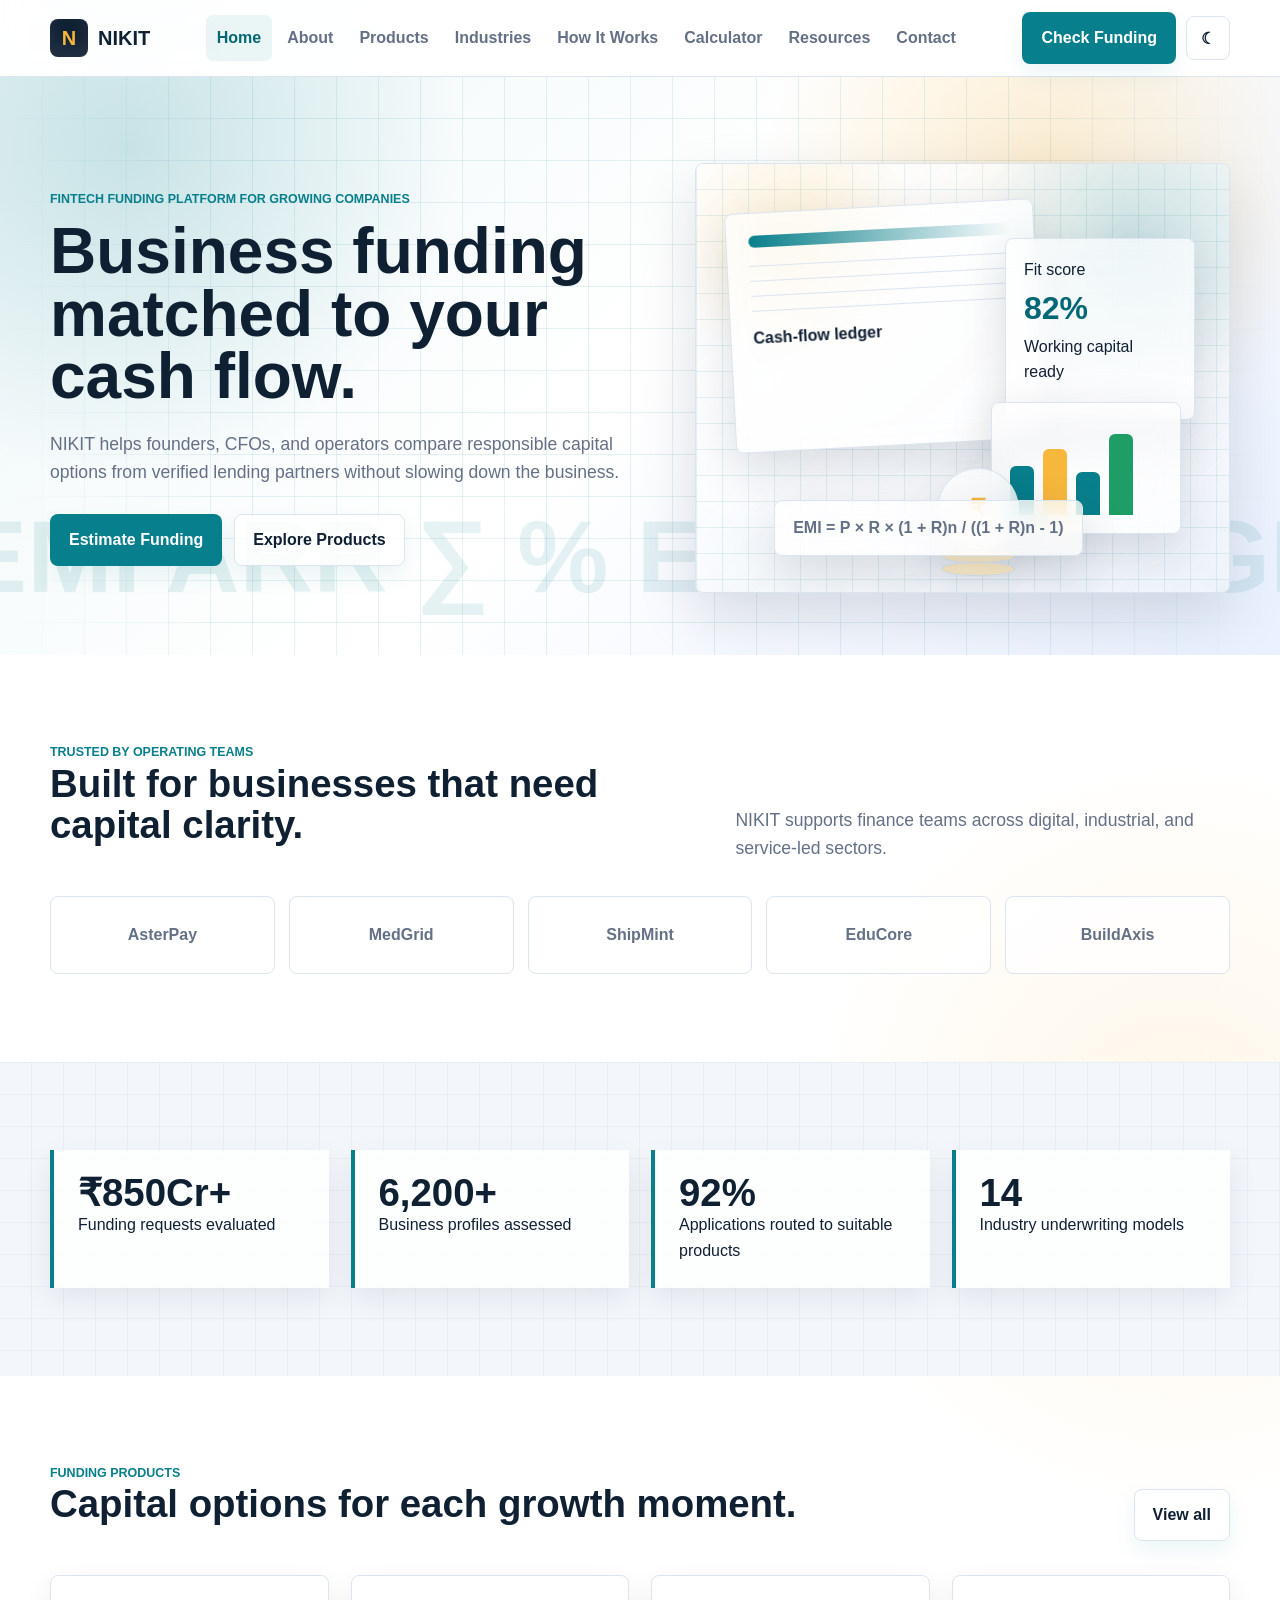
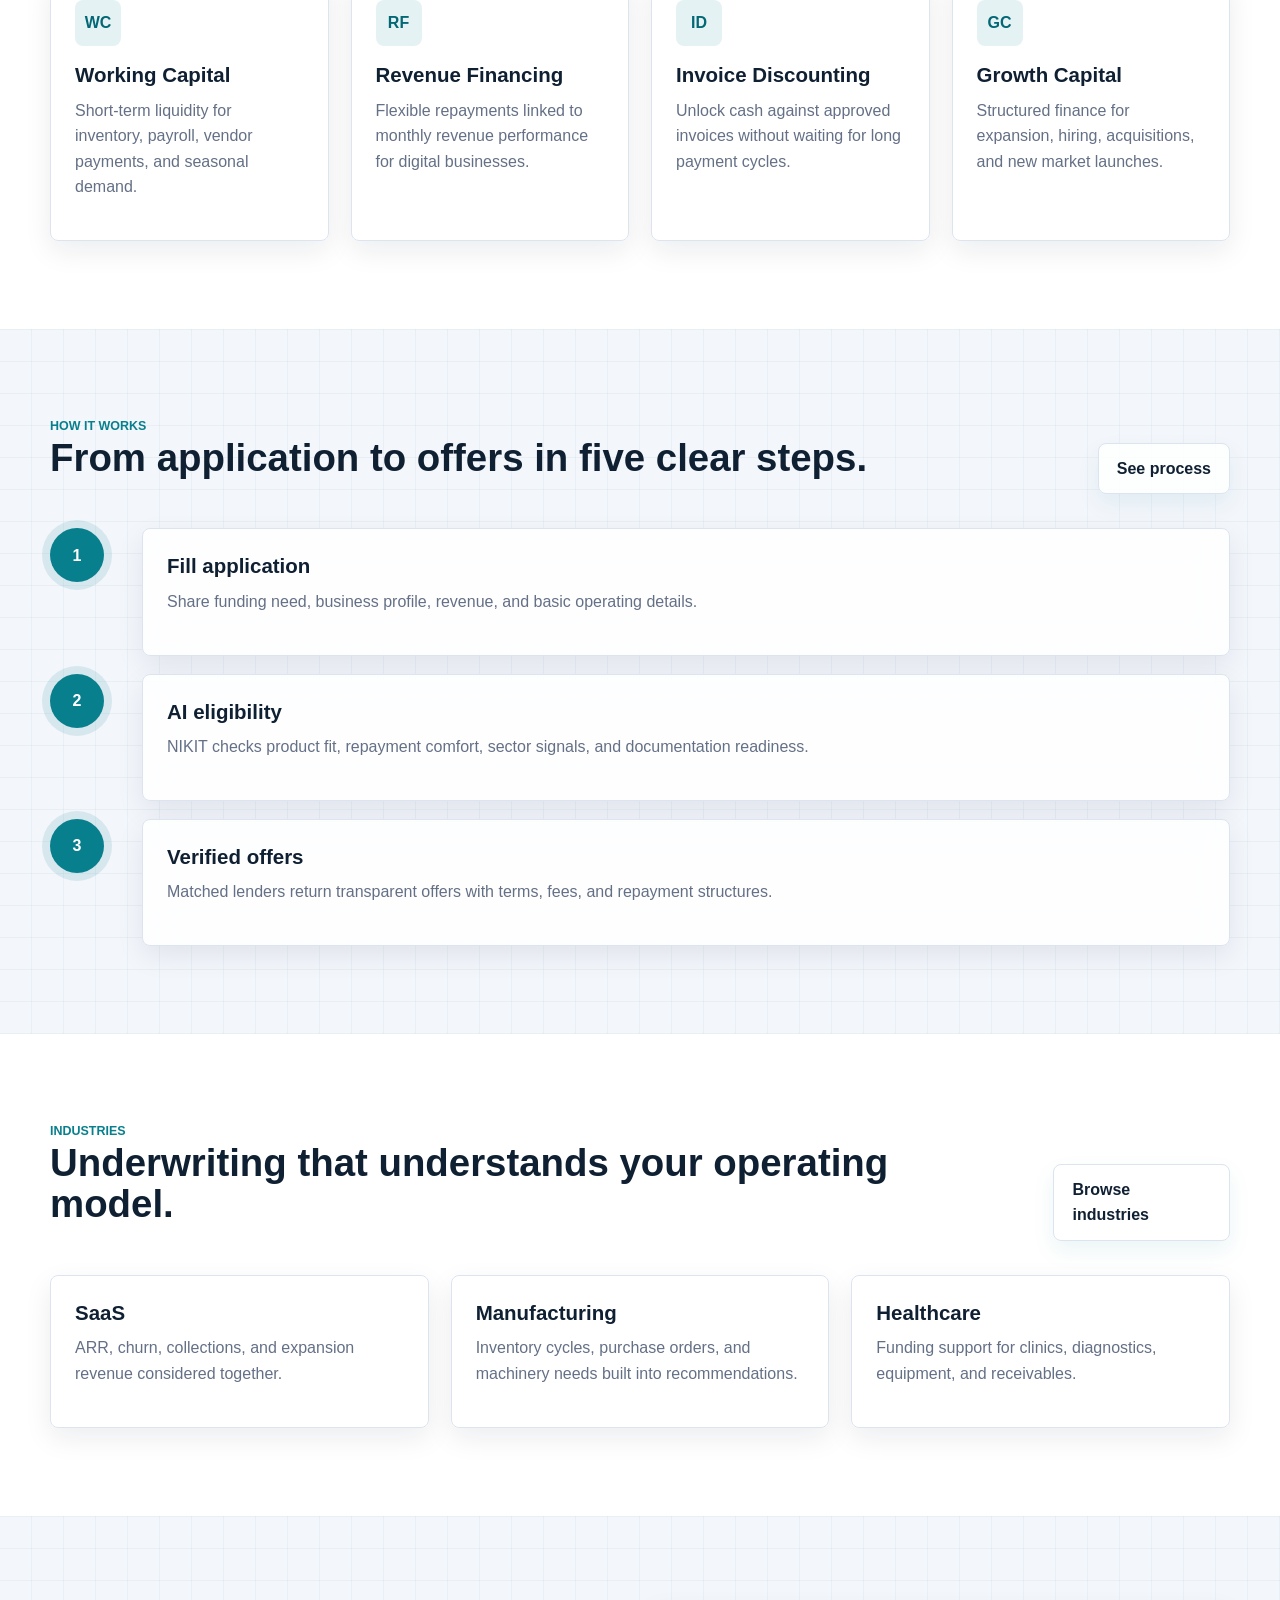
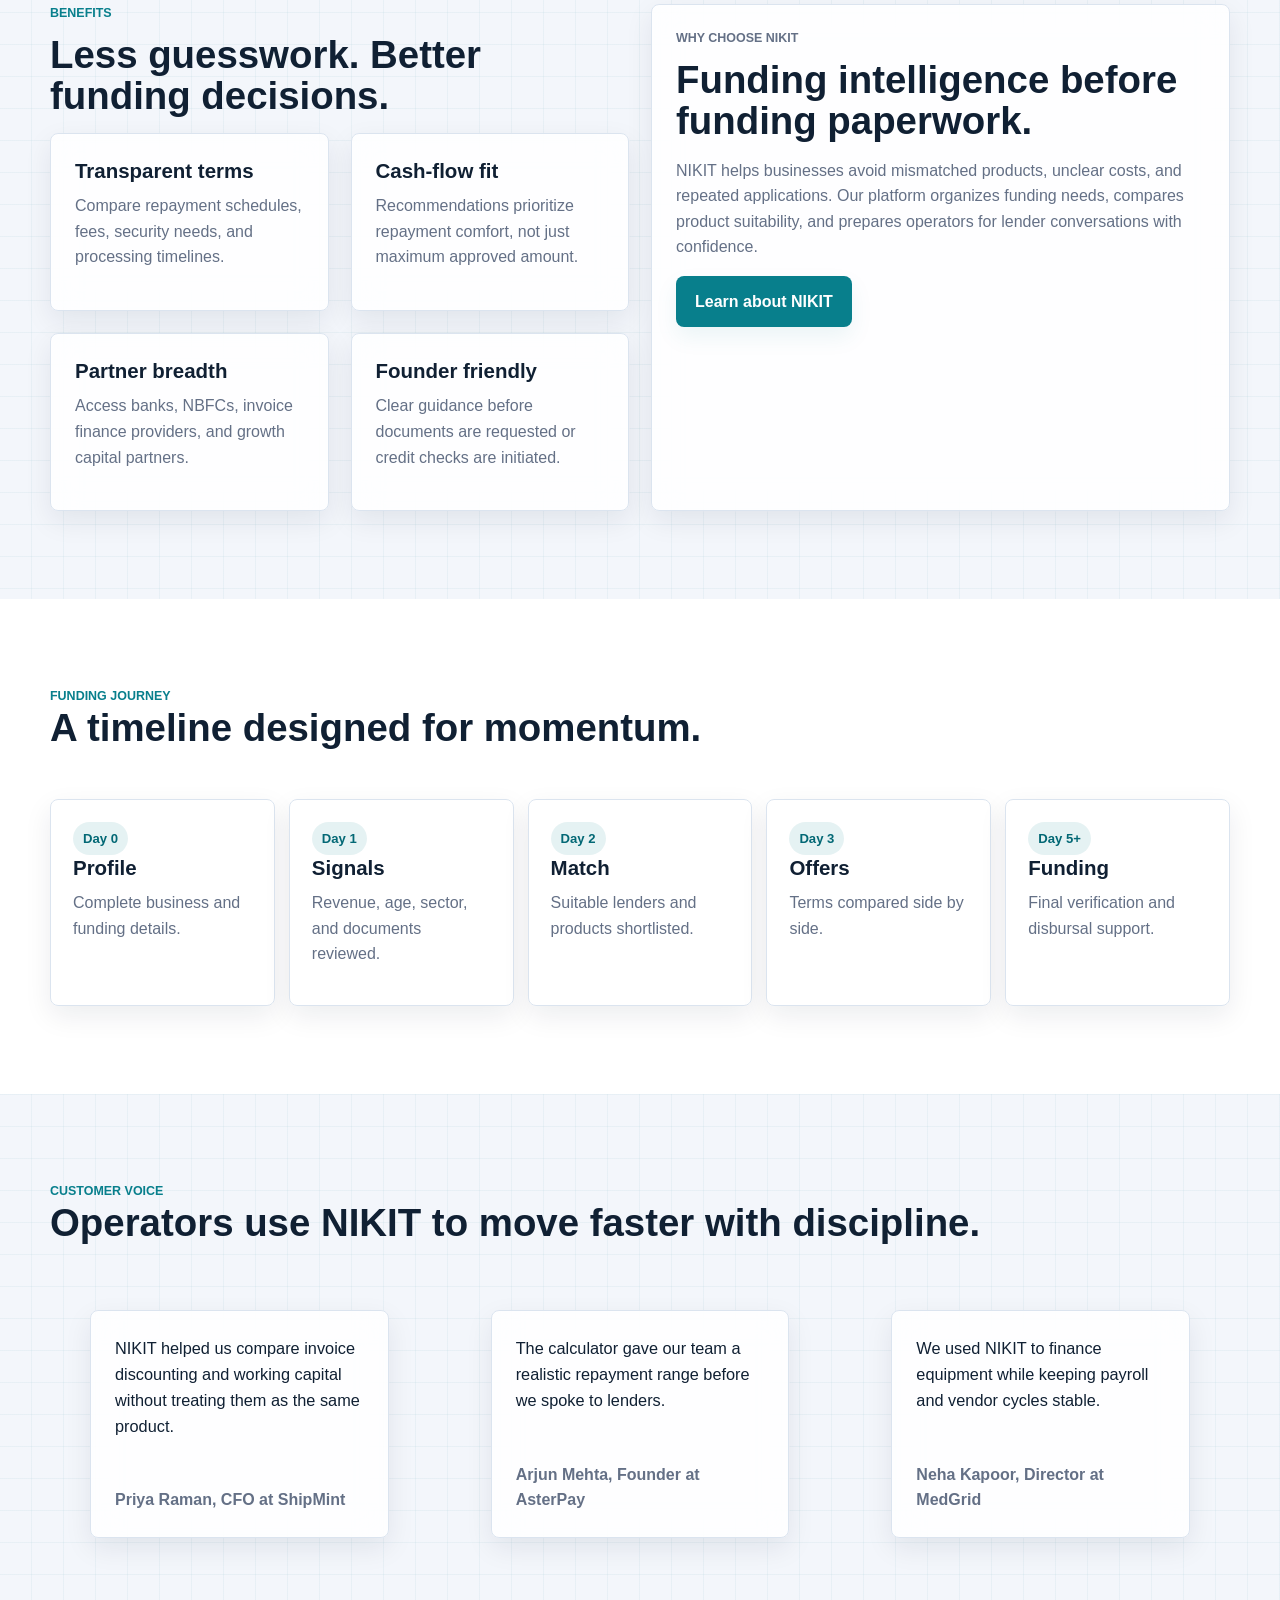
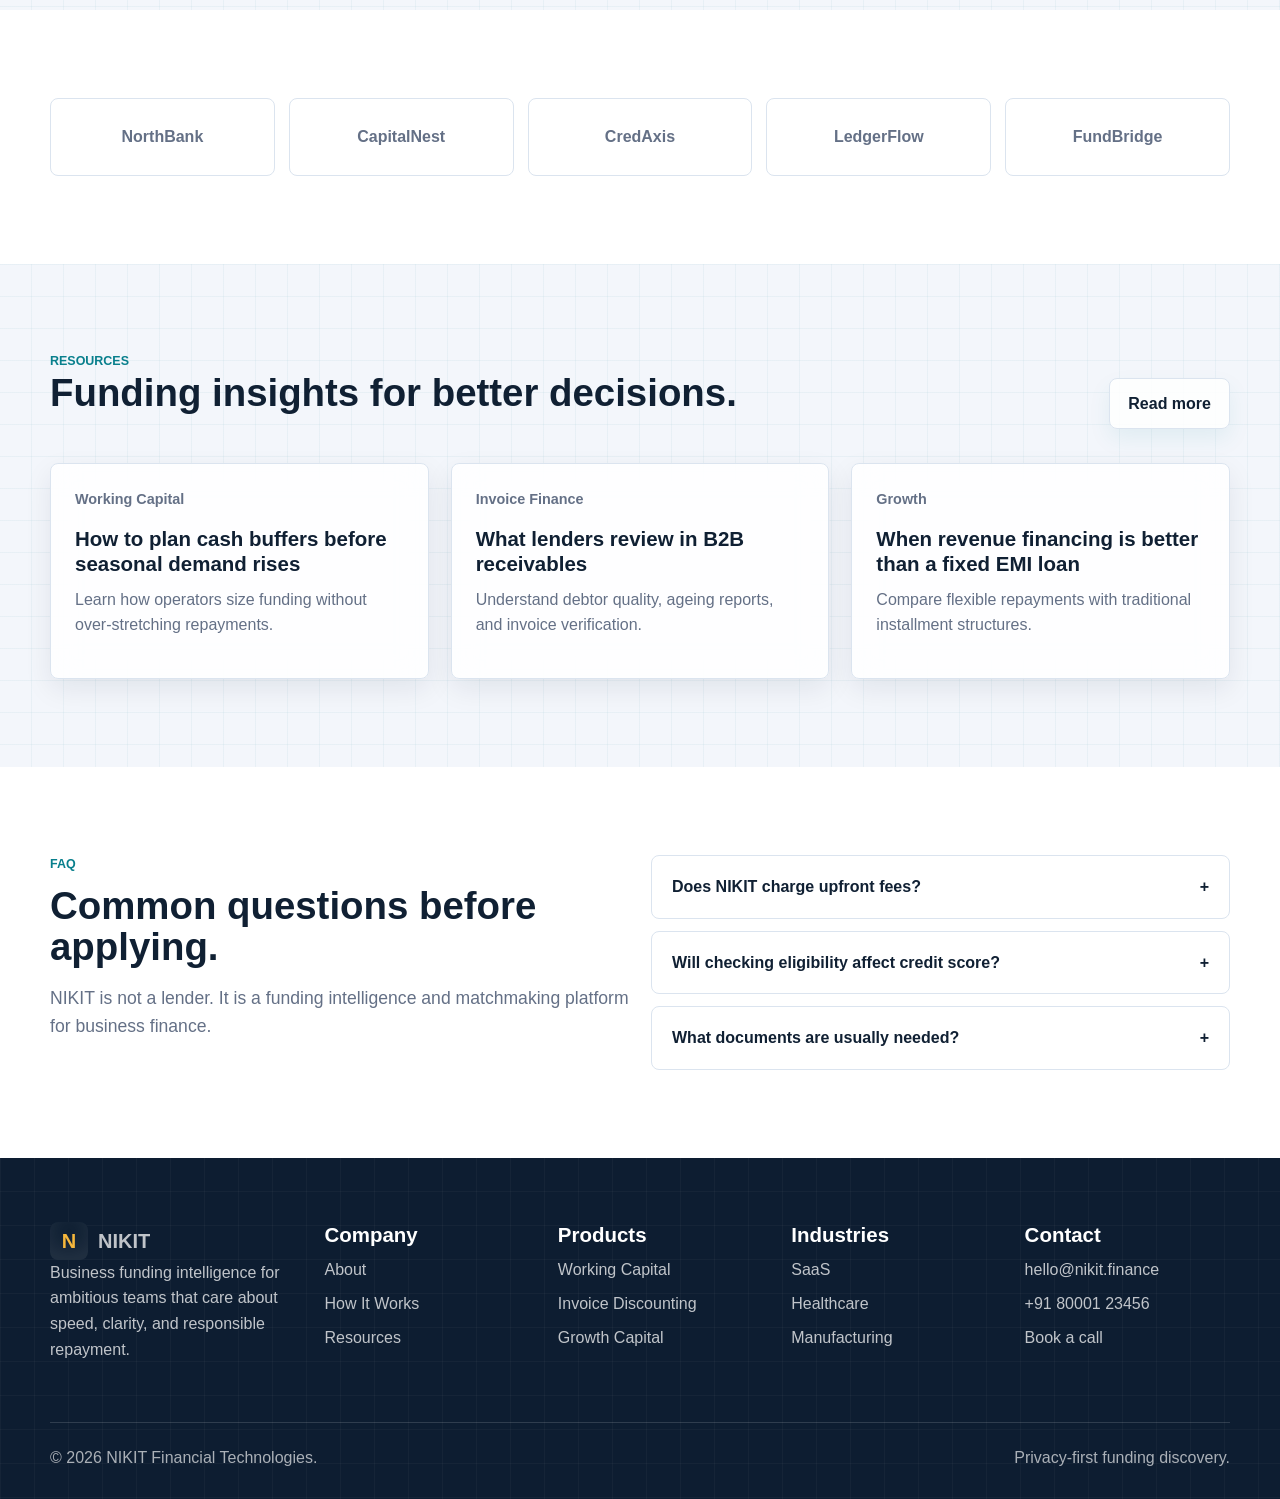
<file: tech-stack-strict-every-prompt-should/index.html>
<!DOCTYPE html>
<html lang="en">
<head>
  <meta charset="UTF-8">
  <meta name="viewport" content="width=device-width, initial-scale=1.0">
  <meta name="description" content="NIKIT helps growing businesses compare fast, responsible funding options across working capital, invoice finance, equipment finance, and growth capital.">
  <title>NIKIT | Business Funding Built Around Cash Flow</title>
  <link rel="stylesheet" href="css/style.css">
  <link rel="stylesheet" href="css/home.css">
  <link rel="stylesheet" href="css/responsive.css">
</head>
<body>
  <a class="skip-link" href="#main">Skip to content</a>
  <header class="site-header">
    <div class="container navbar">
      <a class="brand" href="index.html" aria-label="NIKIT home"><span class="brand-mark">N</span><span>NIKIT</span></a>
      <nav class="nav-links" aria-label="Primary navigation">
        <a href="index.html">Home</a><a href="about.html">About</a><a href="products.html">Products</a><a href="industries.html">Industries</a><a href="how-it-works.html">How It Works</a><a href="calculator.html">Calculator</a><a href="resources.html">Resources</a><a href="contact.html">Contact</a>
      </nav>
      <div class="nav-actions">
        <a class="btn btn-primary" href="calculator.html">Check Funding</a>
        <button class="theme-toggle" type="button" aria-label="Switch to dark theme" title="Toggle theme"><span class="theme-icon" aria-hidden="true">☾</span></button><button class="menu-toggle" type="button" aria-label="Open navigation" aria-expanded="false"><span></span><span></span><span></span></button>
      </div>
    </div>
  </header>

  <main id="main">
    <!-- Hero -->
    <section class="hero">
      <div class="container hero-layout">
        <div class="reveal">
          <p class="eyebrow">Fintech funding platform for growing companies</p>
          <h1>Business funding matched to your cash flow.</h1>
          <p class="lead">NIKIT helps founders, CFOs, and operators compare responsible capital options from verified lending partners without slowing down the business.</p>
          <div class="hero-actions">
            <a class="btn btn-primary" href="calculator.html">Estimate Funding</a>
            <a class="btn btn-outline" href="products.html">Explore Products</a>
          </div>
        </div>
        <aside class="finance-visual reveal" aria-label="Animated funding dashboard illustration">
          <div class="ledger-sheet">
            <span></span><div class="line"></div><div class="line"></div><div class="line"></div><div class="line"></div>
            <strong>Cash-flow ledger</strong>
          </div>
          <div class="metric-card"><span>Fit score</span><strong>82%</strong><p>Working capital ready</p></div>
          <div class="chart-card" aria-hidden="true"><i style="height:52%"></i><i></i><i></i><i></i></div>
          <div class="coin-stack" aria-hidden="true">₹</div>
          <div class="formula-strip">EMI = P × R × (1 + R)n / ((1 + R)n - 1)</div>
        </aside>
      </div>
    </section>

    <!-- Trusted By -->
    <section class="section">
      <div class="container">
        <div class="section-head">
          <div><p class="eyebrow">Trusted by operating teams</p><h2>Built for businesses that need capital clarity.</h2></div>
          <p class="lead">NIKIT supports finance teams across digital, industrial, and service-led sectors.</p>
        </div>
        <div class="logo-row reveal">
          <div class="logo-tile">AsterPay</div><div class="logo-tile">MedGrid</div><div class="logo-tile">ShipMint</div><div class="logo-tile">EduCore</div><div class="logo-tile">BuildAxis</div>
        </div>
      </div>
    </section>

    <!-- Stats -->
    <section class="section section-alt">
      <div class="container grid-4">
        <div class="stat reveal"><strong>₹850Cr+</strong><span>Funding requests evaluated</span></div>
        <div class="stat reveal"><strong>6,200+</strong><span>Business profiles assessed</span></div>
        <div class="stat reveal"><strong>92%</strong><span>Applications routed to suitable products</span></div>
        <div class="stat reveal"><strong>14</strong><span>Industry underwriting models</span></div>
      </div>
    </section>

    <!-- Funding Products -->
    <section class="section">
      <div class="container">
        <div class="section-head"><div><p class="eyebrow">Funding products</p><h2>Capital options for each growth moment.</h2></div><a class="btn btn-outline" href="products.html">View all</a></div>
        <div class="grid-4">
          <article class="card product-card reveal"><div class="icon-box">WC</div><h3>Working Capital</h3><p>Short-term liquidity for inventory, payroll, vendor payments, and seasonal demand.</p></article>
          <article class="card product-card reveal"><div class="icon-box">RF</div><h3>Revenue Financing</h3><p>Flexible repayments linked to monthly revenue performance for digital businesses.</p></article>
          <article class="card product-card reveal"><div class="icon-box">ID</div><h3>Invoice Discounting</h3><p>Unlock cash against approved invoices without waiting for long payment cycles.</p></article>
          <article class="card product-card reveal"><div class="icon-box">GC</div><h3>Growth Capital</h3><p>Structured finance for expansion, hiring, acquisitions, and new market launches.</p></article>
        </div>
      </div>
    </section>

    <!-- How It Works -->
    <section class="section section-alt">
      <div class="container">
        <div class="section-head"><div><p class="eyebrow">How it works</p><h2>From application to offers in five clear steps.</h2></div><a class="btn btn-outline" href="how-it-works.html">See process</a></div>
        <div class="timeline">
          <div class="timeline-item reveal"><div class="timeline-number">1</div><div class="card"><h3>Fill application</h3><p>Share funding need, business profile, revenue, and basic operating details.</p></div></div>
          <div class="timeline-item reveal"><div class="timeline-number">2</div><div class="card"><h3>AI eligibility</h3><p>NIKIT checks product fit, repayment comfort, sector signals, and documentation readiness.</p></div></div>
          <div class="timeline-item reveal"><div class="timeline-number">3</div><div class="card"><h3>Verified offers</h3><p>Matched lenders return transparent offers with terms, fees, and repayment structures.</p></div></div>
        </div>
      </div>
    </section>

    <!-- Industries -->
    <section class="section">
      <div class="container">
        <div class="section-head"><div><p class="eyebrow">Industries</p><h2>Underwriting that understands your operating model.</h2></div><a class="btn btn-outline" href="industries.html">Browse industries</a></div>
        <div class="grid-3">
          <article class="card industry-card reveal"><h3>SaaS</h3><p>ARR, churn, collections, and expansion revenue considered together.</p></article>
          <article class="card industry-card reveal"><h3>Manufacturing</h3><p>Inventory cycles, purchase orders, and machinery needs built into recommendations.</p></article>
          <article class="card industry-card reveal"><h3>Healthcare</h3><p>Funding support for clinics, diagnostics, equipment, and receivables.</p></article>
        </div>
      </div>
    </section>

    <!-- Benefits and Why Choose -->
    <section class="section section-alt">
      <div class="container grid-2">
        <div>
          <p class="eyebrow">Benefits</p><h2>Less guesswork. Better funding decisions.</h2>
          <div class="grid-2">
            <div class="card benefit-card reveal"><h3>Transparent terms</h3><p>Compare repayment schedules, fees, security needs, and processing timelines.</p></div>
            <div class="card benefit-card reveal"><h3>Cash-flow fit</h3><p>Recommendations prioritize repayment comfort, not just maximum approved amount.</p></div>
            <div class="card benefit-card reveal"><h3>Partner breadth</h3><p>Access banks, NBFCs, invoice finance providers, and growth capital partners.</p></div>
            <div class="card benefit-card reveal"><h3>Founder friendly</h3><p>Clear guidance before documents are requested or credit checks are initiated.</p></div>
          </div>
        </div>
        <div class="card reveal">
          <p class="eyebrow">Why choose NIKIT</p><h2>Funding intelligence before funding paperwork.</h2>
          <p>NIKIT helps businesses avoid mismatched products, unclear costs, and repeated applications. Our platform organizes funding needs, compares product suitability, and prepares operators for lender conversations with confidence.</p>
          <a class="btn btn-primary" href="about.html">Learn about NIKIT</a>
        </div>
      </div>
    </section>

    <!-- Funding Journey Timeline -->
    <section class="section">
      <div class="container">
        <div class="section-head"><div><p class="eyebrow">Funding journey</p><h2>A timeline designed for momentum.</h2></div></div>
        <div class="journey">
          <div class="card journey-step reveal"><span class="pill">Day 0</span><h3>Profile</h3><p>Complete business and funding details.</p></div>
          <div class="card journey-step reveal"><span class="pill">Day 1</span><h3>Signals</h3><p>Revenue, age, sector, and documents reviewed.</p></div>
          <div class="card journey-step reveal"><span class="pill">Day 2</span><h3>Match</h3><p>Suitable lenders and products shortlisted.</p></div>
          <div class="card journey-step reveal"><span class="pill">Day 3</span><h3>Offers</h3><p>Terms compared side by side.</p></div>
          <div class="card journey-step reveal"><span class="pill">Day 5+</span><h3>Funding</h3><p>Final verification and disbursal support.</p></div>
        </div>
      </div>
    </section>

    <!-- Testimonials, Partners, Blog, FAQ -->
    <section class="section section-alt">
      <div class="container">
        <div class="section-head"><div><p class="eyebrow">Customer voice</p><h2>Operators use NIKIT to move faster with discipline.</h2></div></div>
        <div class="grid-3">
          <blockquote class="card quote reveal"><p>NIKIT helped us compare invoice discounting and working capital without treating them as the same product.</p><cite>Priya Raman, CFO at ShipMint</cite></blockquote>
          <blockquote class="card quote reveal"><p>The calculator gave our team a realistic repayment range before we spoke to lenders.</p><cite>Arjun Mehta, Founder at AsterPay</cite></blockquote>
          <blockquote class="card quote reveal"><p>We used NIKIT to finance equipment while keeping payroll and vendor cycles stable.</p><cite>Neha Kapoor, Director at MedGrid</cite></blockquote>
        </div>
      </div>
    </section>

    <section class="section">
      <div class="container">
        <div class="partner-row reveal"><div class="logo-tile">NorthBank</div><div class="logo-tile">CapitalNest</div><div class="logo-tile">CredAxis</div><div class="logo-tile">LedgerFlow</div><div class="logo-tile">FundBridge</div></div>
      </div>
    </section>

    <section class="section section-alt">
      <div class="container">
        <div class="section-head"><div><p class="eyebrow">Resources</p><h2>Funding insights for better decisions.</h2></div><a class="btn btn-outline" href="resources.html">Read more</a></div>
        <div class="grid-3">
          <article class="card blog-card reveal"><p class="blog-meta">Working Capital</p><h3>How to plan cash buffers before seasonal demand rises</h3><p>Learn how operators size funding without over-stretching repayments.</p></article>
          <article class="card blog-card reveal"><p class="blog-meta">Invoice Finance</p><h3>What lenders review in B2B receivables</h3><p>Understand debtor quality, ageing reports, and invoice verification.</p></article>
          <article class="card blog-card reveal"><p class="blog-meta">Growth</p><h3>When revenue financing is better than a fixed EMI loan</h3><p>Compare flexible repayments with traditional installment structures.</p></article>
        </div>
      </div>
    </section>

    <section class="section">
      <div class="container grid-2">
        <div><p class="eyebrow">FAQ</p><h2>Common questions before applying.</h2><p class="lead">NIKIT is not a lender. It is a funding intelligence and matchmaking platform for business finance.</p></div>
        <div class="faq-list">
          <div class="faq-item"><button class="faq-question" aria-expanded="false">Does NIKIT charge upfront fees?<span>+</span></button><div class="faq-answer"><p>No upfront platform fee is required to check product fit or estimate funding eligibility.</p></div></div>
          <div class="faq-item"><button class="faq-question" aria-expanded="false">Will checking eligibility affect credit score?<span>+</span></button><div class="faq-answer"><p>The calculator and initial fit check do not require a hard credit pull.</p></div></div>
          <div class="faq-item"><button class="faq-question" aria-expanded="false">What documents are usually needed?<span>+</span></button><div class="faq-answer"><p>Common documents include bank statements, GST returns, financial statements, invoices, and KYC records.</p></div></div>
        </div>
      </div>
    </section>
  </main>

  <footer class="site-footer">
    <div class="container footer-grid">
      <div><a class="brand" href="index.html"><span class="brand-mark">N</span><span>NIKIT</span></a><p>Business funding intelligence for ambitious teams that care about speed, clarity, and responsible repayment.</p></div>
      <div><h3>Company</h3><div class="footer-links"><a href="about.html">About</a><a href="how-it-works.html">How It Works</a><a href="resources.html">Resources</a></div></div>
      <div><h3>Products</h3><div class="footer-links"><a href="products.html">Working Capital</a><a href="products.html">Invoice Discounting</a><a href="products.html">Growth Capital</a></div></div>
      <div><h3>Industries</h3><div class="footer-links"><a href="industries.html">SaaS</a><a href="industries.html">Healthcare</a><a href="industries.html">Manufacturing</a></div></div>
      <div><h3>Contact</h3><div class="footer-links"><a href="mailto:hello@nikit.finance">hello@nikit.finance</a><a href="tel:+918000123456">+91 80001 23456</a><a href="contact.html">Book a call</a></div></div>
    </div>
    <div class="container footer-bottom"><span>© <span id="year"></span> NIKIT Financial Technologies.</span><span>Privacy-first funding discovery.</span></div>
  </footer>
  <script src="js/navbar.js"></script><script src="js/animations.js"></script><script src="js/app.js"></script>
</body>
</html>
</file>
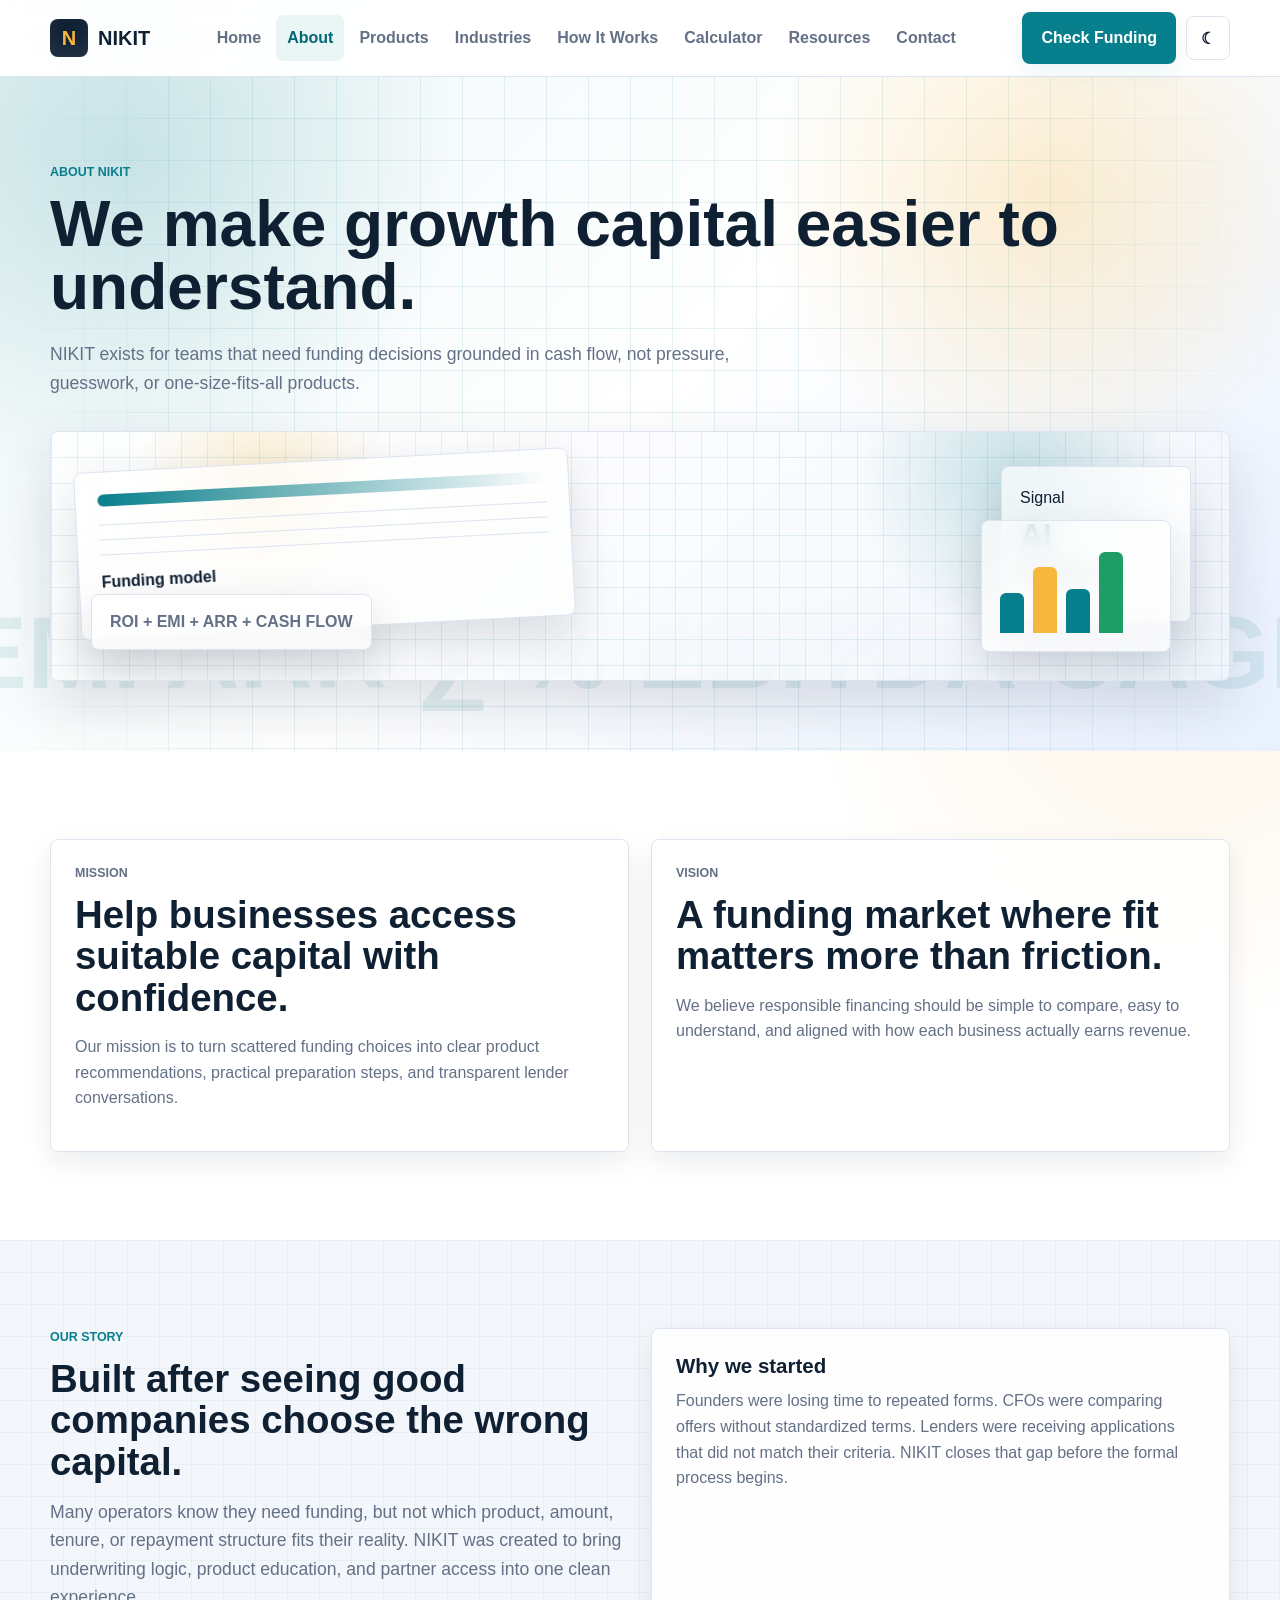
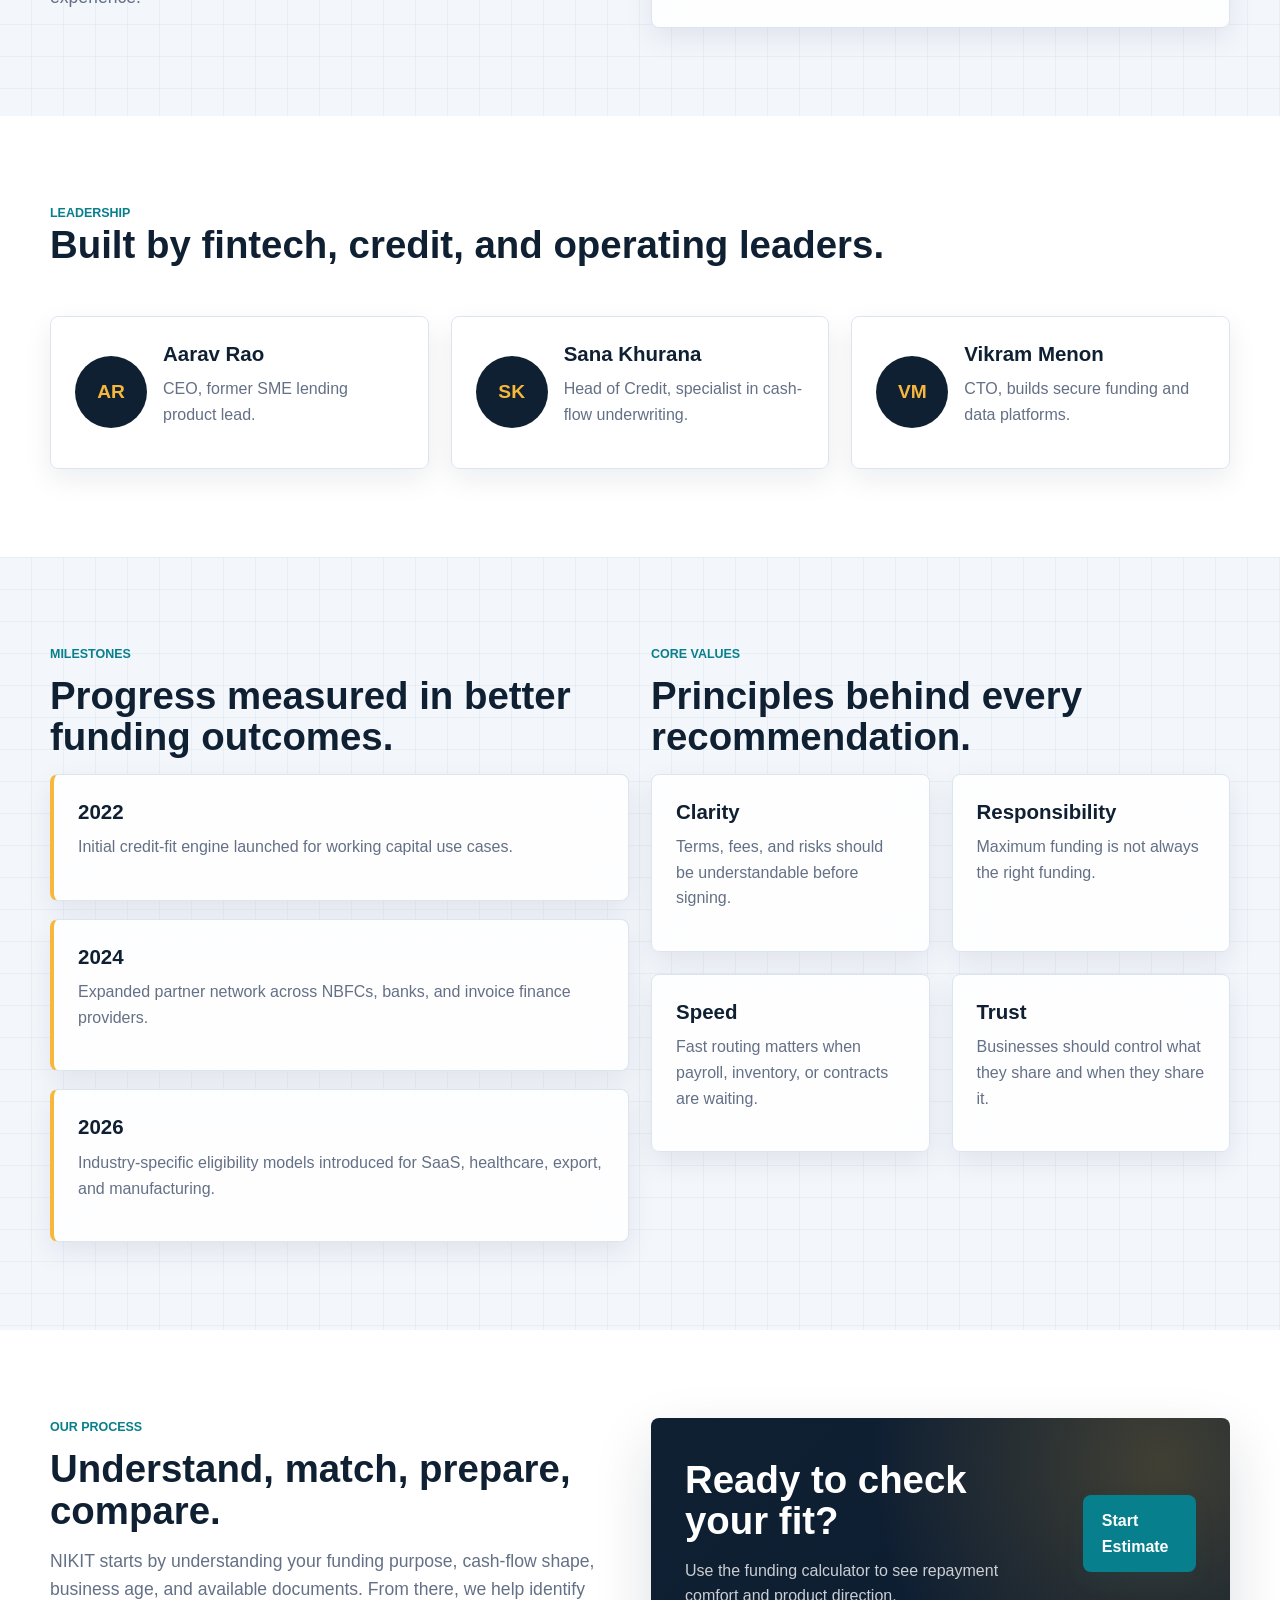
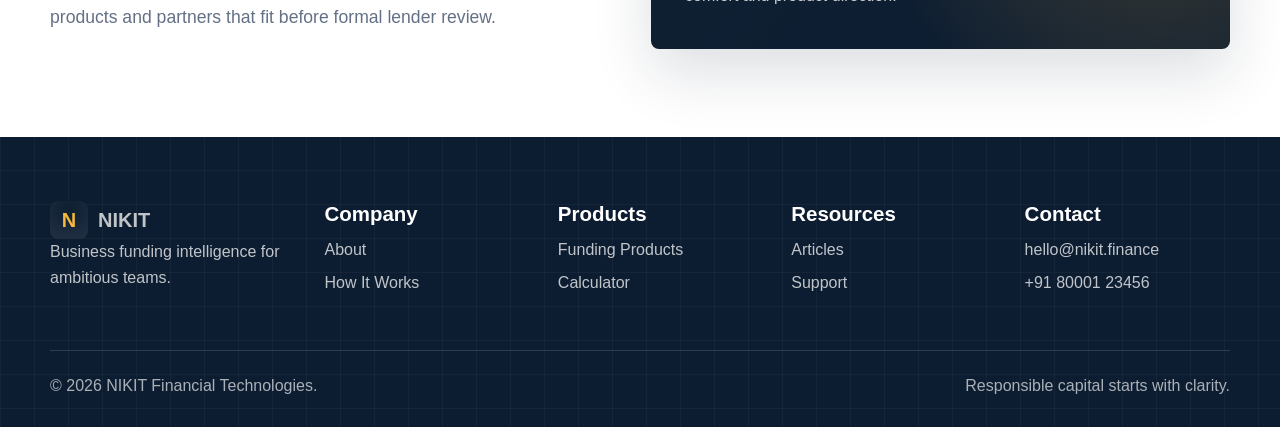
<file: tech-stack-strict-every-prompt-should/about.html>
<!DOCTYPE html>
<html lang="en">
<head>
  <meta charset="UTF-8"><meta name="viewport" content="width=device-width, initial-scale=1.0">
  <meta name="description" content="Learn about NIKIT's mission to make business funding clearer, faster, and more responsible.">
  <title>About NIKIT | Responsible Business Funding</title>
  <link rel="stylesheet" href="css/style.css"><link rel="stylesheet" href="css/about.css"><link rel="stylesheet" href="css/responsive.css">
</head>
<body>
  <a class="skip-link" href="#main">Skip to content</a>
  <header class="site-header"><div class="container navbar"><a class="brand" href="index.html"><span class="brand-mark">N</span><span>NIKIT</span></a><nav class="nav-links" aria-label="Primary navigation"><a href="index.html">Home</a><a href="about.html">About</a><a href="products.html">Products</a><a href="industries.html">Industries</a><a href="how-it-works.html">How It Works</a><a href="calculator.html">Calculator</a><a href="resources.html">Resources</a><a href="contact.html">Contact</a></nav><div class="nav-actions"><a class="btn btn-primary" href="calculator.html">Check Funding</a><button class="theme-toggle" type="button" aria-label="Switch to dark theme" title="Toggle theme"><span class="theme-icon" aria-hidden="true">☾</span></button><button class="menu-toggle" type="button" aria-label="Open navigation" aria-expanded="false"><span></span><span></span><span></span></button></div></div></header>
  <main id="main">
    <!-- Hero -->
    <section class="page-hero"><div class="container"><p class="eyebrow">About NIKIT</p><h1>We make growth capital easier to understand.</h1><p class="lead">NIKIT exists for teams that need funding decisions grounded in cash flow, not pressure, guesswork, or one-size-fits-all products.</p><div class="finance-visual compact-visual" aria-hidden="true"><div class="ledger-sheet"><span></span><div class="line"></div><div class="line"></div><div class="line"></div><strong>Funding model</strong></div><div class="metric-card"><span>Signal</span><strong>AI</strong><p>Eligibility scan</p></div><div class="chart-card"><i style="height:42%"></i><i></i><i></i><i></i></div><div class="formula-strip">ROI  +  EMI  +  ARR  +  CASH FLOW</div></div></div></section>
    <!-- Mission and Vision -->
    <section class="section"><div class="container grid-2"><article class="card reveal"><p class="eyebrow">Mission</p><h2>Help businesses access suitable capital with confidence.</h2><p>Our mission is to turn scattered funding choices into clear product recommendations, practical preparation steps, and transparent lender conversations.</p></article><article class="card reveal"><p class="eyebrow">Vision</p><h2>A funding market where fit matters more than friction.</h2><p>We believe responsible financing should be simple to compare, easy to understand, and aligned with how each business actually earns revenue.</p></article></div></section>
    <!-- Story -->
    <section class="section section-alt"><div class="container grid-2"><div class="reveal"><p class="eyebrow">Our story</p><h2>Built after seeing good companies choose the wrong capital.</h2><p class="lead">Many operators know they need funding, but not which product, amount, tenure, or repayment structure fits their reality. NIKIT was created to bring underwriting logic, product education, and partner access into one clean experience.</p></div><div class="card reveal"><h3>Why we started</h3><p>Founders were losing time to repeated forms. CFOs were comparing offers without standardized terms. Lenders were receiving applications that did not match their criteria. NIKIT closes that gap before the formal process begins.</p></div></div></section>
    <!-- Leadership -->
    <section class="section"><div class="container"><div class="section-head"><div><p class="eyebrow">Leadership</p><h2>Built by fintech, credit, and operating leaders.</h2></div></div><div class="grid-3"><article class="card leader reveal"><div class="avatar">AR</div><div><h3>Aarav Rao</h3><p>CEO, former SME lending product lead.</p></div></article><article class="card leader reveal"><div class="avatar">SK</div><div><h3>Sana Khurana</h3><p>Head of Credit, specialist in cash-flow underwriting.</p></div></article><article class="card leader reveal"><div class="avatar">VM</div><div><h3>Vikram Menon</h3><p>CTO, builds secure funding and data platforms.</p></div></article></div></div></section>
    <!-- Milestones and Values -->
    <section class="section section-alt"><div class="container grid-2"><div><p class="eyebrow">Milestones</p><h2>Progress measured in better funding outcomes.</h2><div class="timeline"><div class="card milestone reveal"><h3>2022</h3><p>Initial credit-fit engine launched for working capital use cases.</p></div><div class="card milestone reveal"><h3>2024</h3><p>Expanded partner network across NBFCs, banks, and invoice finance providers.</p></div><div class="card milestone reveal"><h3>2026</h3><p>Industry-specific eligibility models introduced for SaaS, healthcare, export, and manufacturing.</p></div></div></div><div><p class="eyebrow">Core values</p><h2>Principles behind every recommendation.</h2><div class="grid-2"><div class="card reveal"><h3>Clarity</h3><p>Terms, fees, and risks should be understandable before signing.</p></div><div class="card reveal"><h3>Responsibility</h3><p>Maximum funding is not always the right funding.</p></div><div class="card reveal"><h3>Speed</h3><p>Fast routing matters when payroll, inventory, or contracts are waiting.</p></div><div class="card reveal"><h3>Trust</h3><p>Businesses should control what they share and when they share it.</p></div></div></div></div></section>
    <!-- Process and CTA -->
    <section class="section"><div class="container grid-2"><div><p class="eyebrow">Our process</p><h2>Understand, match, prepare, compare.</h2><p class="lead">NIKIT starts by understanding your funding purpose, cash-flow shape, business age, and available documents. From there, we help identify products and partners that fit before formal lender review.</p></div><div class="cta-band"><div><h2>Ready to check your fit?</h2><p>Use the funding calculator to see repayment comfort and product direction.</p></div><a class="btn btn-primary" href="calculator.html">Start Estimate</a></div></div></section>
  </main>
  <footer class="site-footer"><div class="container footer-grid"><div><a class="brand" href="index.html"><span class="brand-mark">N</span><span>NIKIT</span></a><p>Business funding intelligence for ambitious teams.</p></div><div><h3>Company</h3><div class="footer-links"><a href="about.html">About</a><a href="how-it-works.html">How It Works</a></div></div><div><h3>Products</h3><div class="footer-links"><a href="products.html">Funding Products</a><a href="calculator.html">Calculator</a></div></div><div><h3>Resources</h3><div class="footer-links"><a href="resources.html">Articles</a><a href="contact.html">Support</a></div></div><div><h3>Contact</h3><div class="footer-links"><a href="mailto:hello@nikit.finance">hello@nikit.finance</a><a href="tel:+918000123456">+91 80001 23456</a></div></div></div><div class="container footer-bottom"><span>© <span id="year"></span> NIKIT Financial Technologies.</span><span>Responsible capital starts with clarity.</span></div></footer>
  <script src="js/navbar.js"></script><script src="js/animations.js"></script><script src="js/app.js"></script>
</body>
</html>
</file>
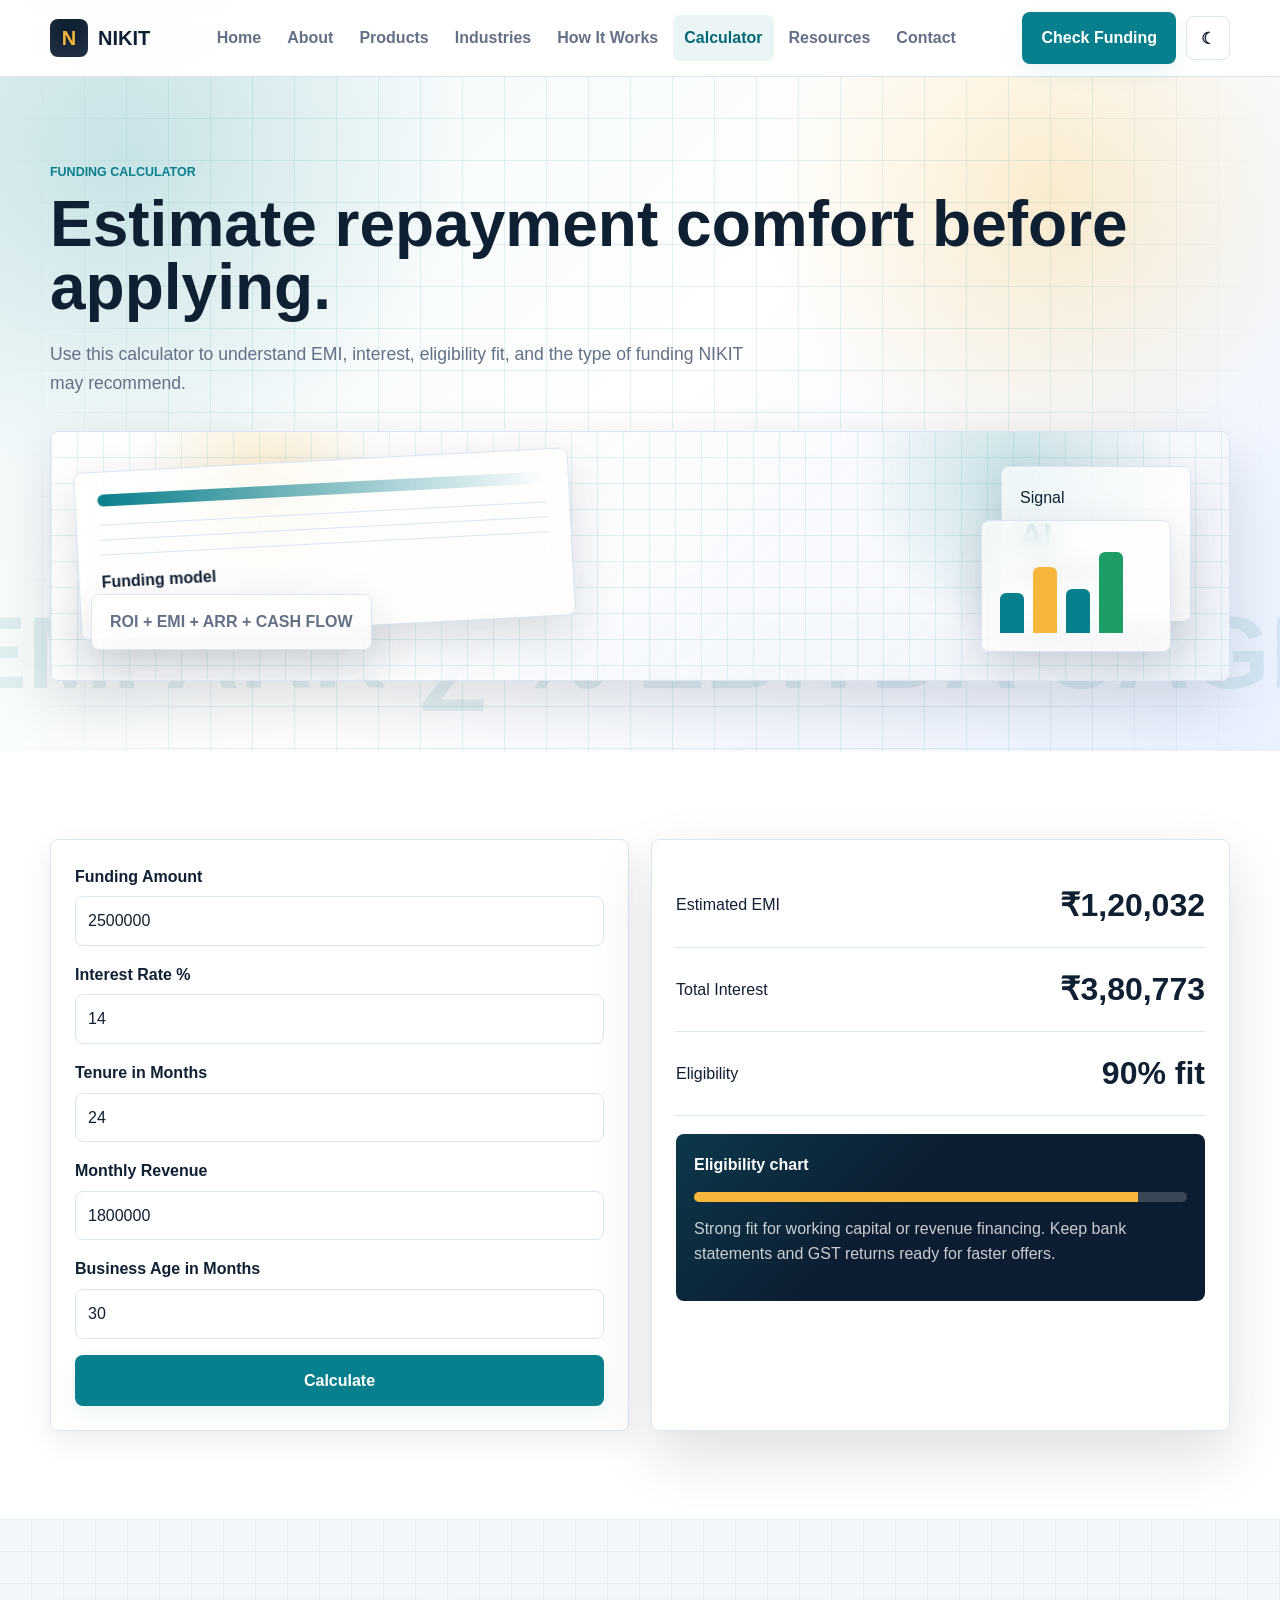
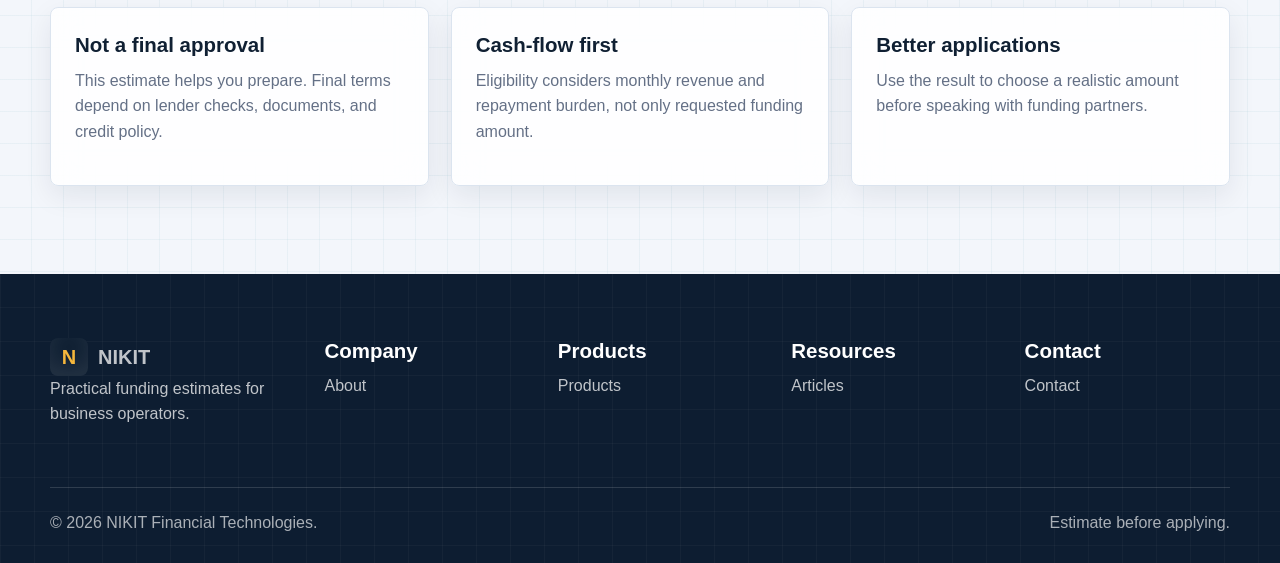
<file: tech-stack-strict-every-prompt-should/calculator.html>
<!DOCTYPE html>
<html lang="en">
<head>
  <meta charset="UTF-8"><meta name="viewport" content="width=device-width, initial-scale=1.0">
  <meta name="description" content="Estimate business funding EMI, total interest, eligibility fit, and NIKIT product recommendation.">
  <title>Funding Calculator | NIKIT</title>
  <link rel="stylesheet" href="css/style.css"><link rel="stylesheet" href="css/responsive.css">
</head>
<body>
  <a class="skip-link" href="#main">Skip to content</a>
  <header class="site-header"><div class="container navbar"><a class="brand" href="index.html"><span class="brand-mark">N</span><span>NIKIT</span></a><nav class="nav-links" aria-label="Primary navigation"><a href="index.html">Home</a><a href="about.html">About</a><a href="products.html">Products</a><a href="industries.html">Industries</a><a href="how-it-works.html">How It Works</a><a href="calculator.html">Calculator</a><a href="resources.html">Resources</a><a href="contact.html">Contact</a></nav><div class="nav-actions"><a class="btn btn-primary" href="calculator.html">Check Funding</a><button class="theme-toggle" type="button" aria-label="Switch to dark theme" title="Toggle theme"><span class="theme-icon" aria-hidden="true">☾</span></button><button class="menu-toggle" type="button" aria-label="Open navigation" aria-expanded="false"><span></span><span></span><span></span></button></div></div></header>
  <main id="main">
    <section class="page-hero"><div class="container"><p class="eyebrow">Funding calculator</p><h1>Estimate repayment comfort before applying.</h1><p class="lead">Use this calculator to understand EMI, interest, eligibility fit, and the type of funding NIKIT may recommend.</p><div class="finance-visual compact-visual" aria-hidden="true"><div class="ledger-sheet"><span></span><div class="line"></div><div class="line"></div><div class="line"></div><strong>Funding model</strong></div><div class="metric-card"><span>Signal</span><strong>AI</strong><p>Eligibility scan</p></div><div class="chart-card"><i style="height:42%"></i><i></i><i></i><i></i></div><div class="formula-strip">ROI  +  EMI  +  ARR  +  CASH FLOW</div></div></div></section>
    <!-- Calculator -->
    <section class="section"><div class="container grid-2">
      <form id="calculatorForm" class="card form-grid reveal">
        <div class="field"><label for="fundingAmount">Funding Amount</label><input id="fundingAmount" type="number" min="100000" step="50000" value="2500000"></div>
        <div class="field"><label for="interestRate">Interest Rate %</label><input id="interestRate" type="number" min="1" max="36" step="0.25" value="14"></div>
        <div class="field"><label for="tenure">Tenure in Months</label><input id="tenure" type="number" min="3" max="84" step="1" value="24"></div>
        <div class="field"><label for="monthlyRevenue">Monthly Revenue</label><input id="monthlyRevenue" type="number" min="100000" step="50000" value="1800000"></div>
        <div class="field"><label for="businessAge">Business Age in Months</label><input id="businessAge" type="number" min="1" max="240" step="1" value="30"></div>
        <button class="btn btn-primary" type="submit">Calculate</button>
      </form>
      <aside class="hero-panel reveal" aria-live="polite">
        <div class="hero-metric"><span>Estimated EMI</span><strong id="emiOutput" class="metric-value">₹0</strong></div>
        <div class="hero-metric"><span>Total Interest</span><strong id="interestOutput" class="metric-value">₹0</strong></div>
        <div class="hero-metric"><span>Eligibility</span><strong id="eligibilityOutput" class="metric-value">0%</strong></div>
        <div class="funding-card"><strong>Eligibility chart</strong><div class="progress" id="chartBar"><span></span></div><p id="recommendationOutput">Enter your business details to see a recommendation.</p></div>
      </aside>
    </div></section>
    <!-- Notes -->
    <section class="section section-alt"><div class="container grid-3"><article class="card reveal"><h3>Not a final approval</h3><p>This estimate helps you prepare. Final terms depend on lender checks, documents, and credit policy.</p></article><article class="card reveal"><h3>Cash-flow first</h3><p>Eligibility considers monthly revenue and repayment burden, not only requested funding amount.</p></article><article class="card reveal"><h3>Better applications</h3><p>Use the result to choose a realistic amount before speaking with funding partners.</p></article></div></section>
  </main>
  <footer class="site-footer"><div class="container footer-grid"><div><a class="brand" href="index.html"><span class="brand-mark">N</span><span>NIKIT</span></a><p>Practical funding estimates for business operators.</p></div><div><h3>Company</h3><div class="footer-links"><a href="about.html">About</a></div></div><div><h3>Products</h3><div class="footer-links"><a href="products.html">Products</a></div></div><div><h3>Resources</h3><div class="footer-links"><a href="resources.html">Articles</a></div></div><div><h3>Contact</h3><div class="footer-links"><a href="contact.html">Contact</a></div></div></div><div class="container footer-bottom"><span>© <span id="year"></span> NIKIT Financial Technologies.</span><span>Estimate before applying.</span></div></footer>
  <script src="js/navbar.js"></script><script src="js/animations.js"></script><script src="js/calculator.js"></script><script src="js/app.js"></script>
</body>
</html>
</file>
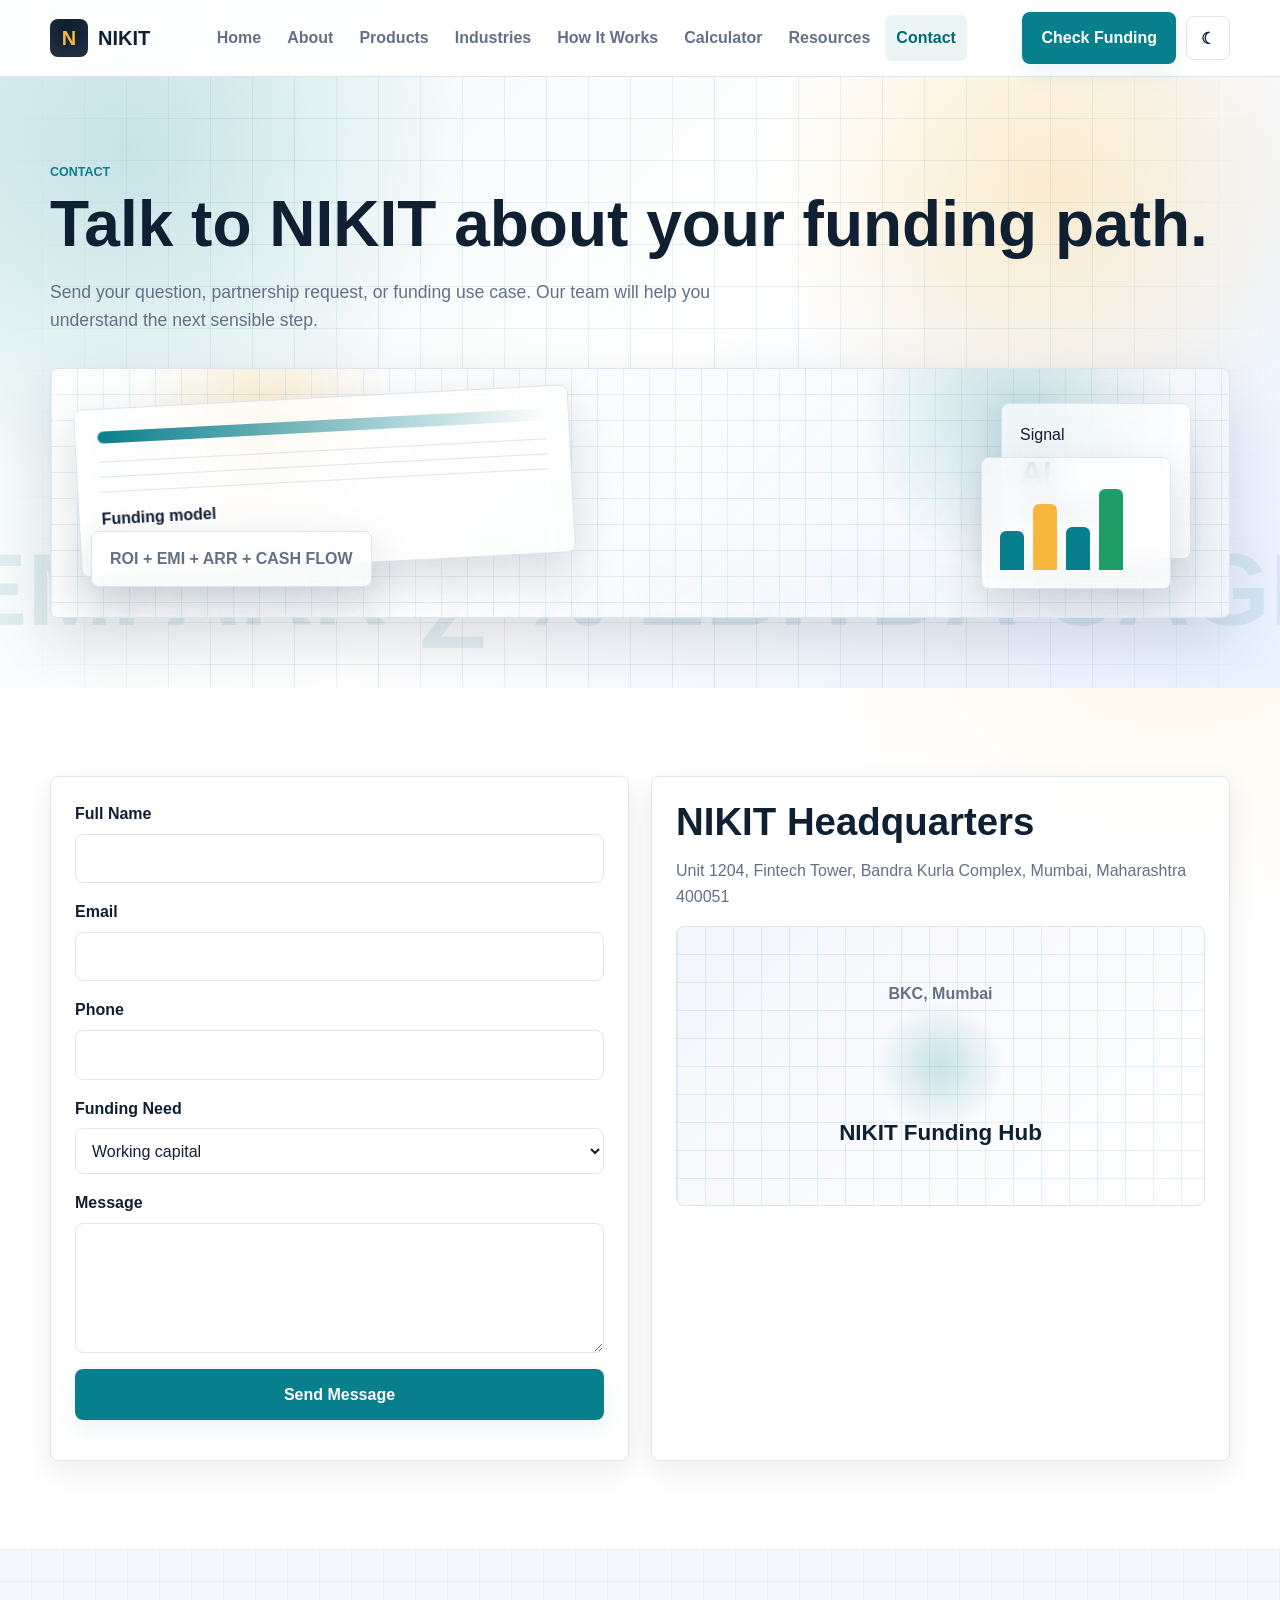
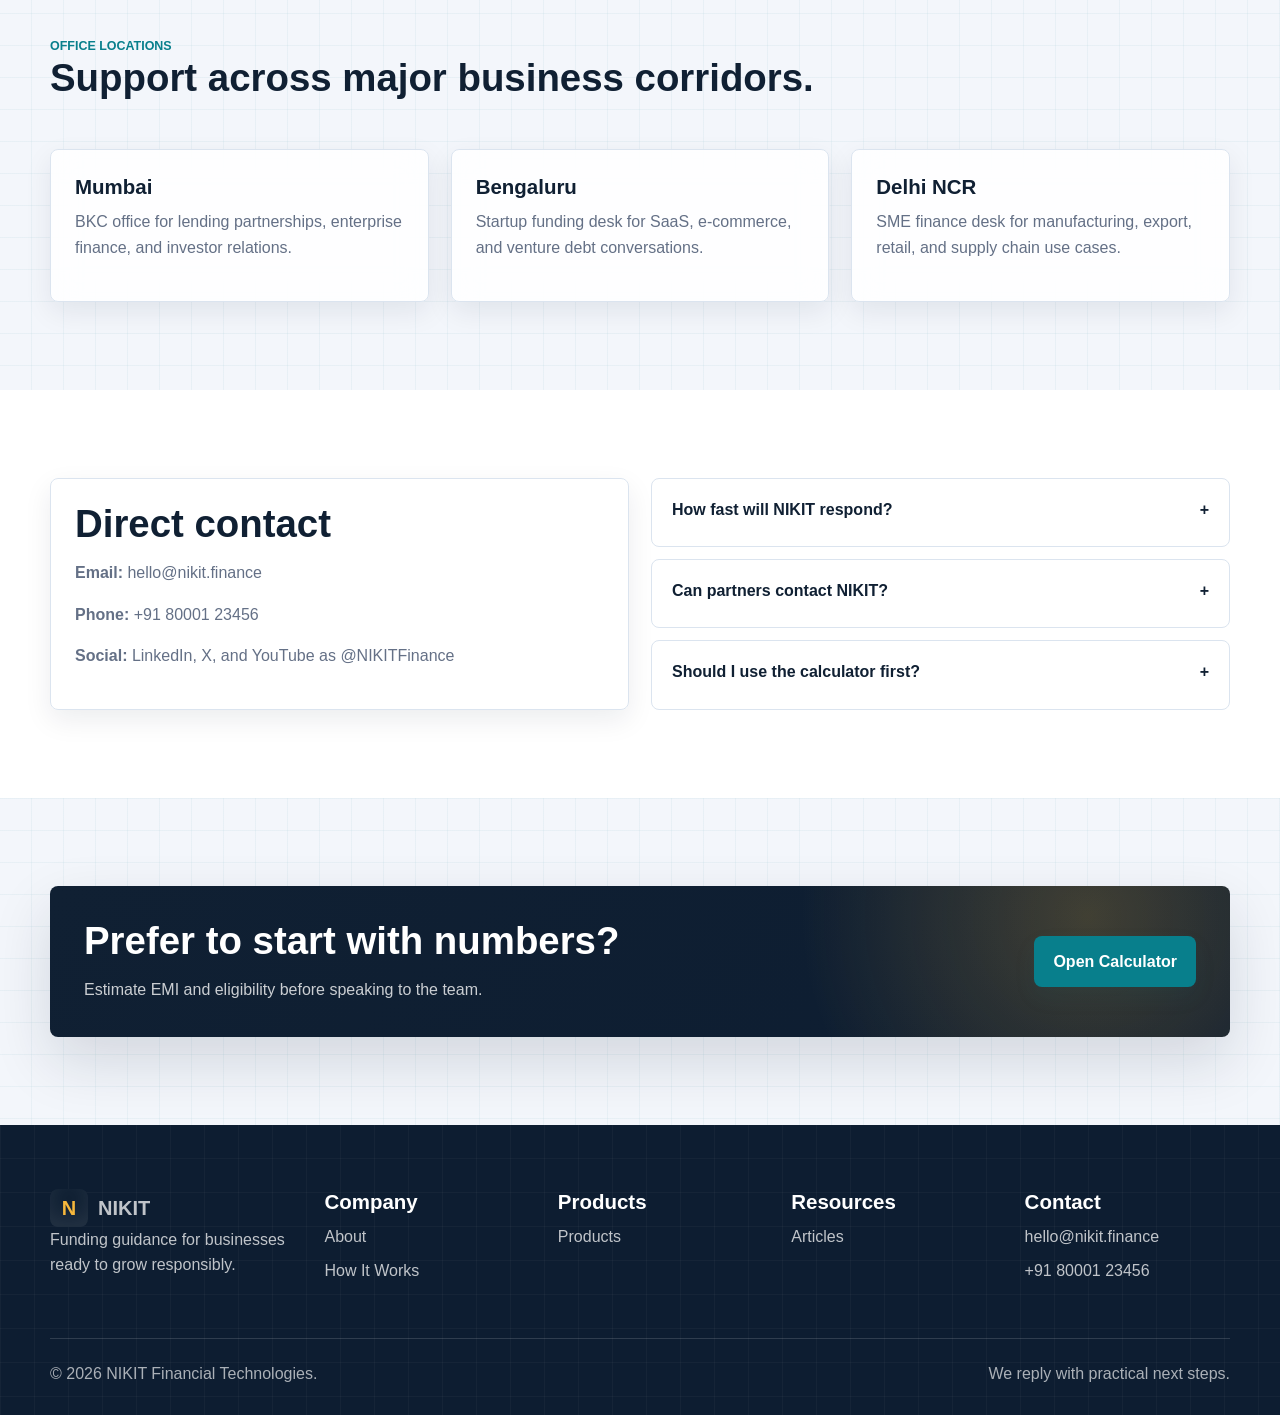
<file: tech-stack-strict-every-prompt-should/contact.html>
<!DOCTYPE html>
<html lang="en">
<head>
  <meta charset="UTF-8"><meta name="viewport" content="width=device-width, initial-scale=1.0">
  <meta name="description" content="Contact NIKIT for funding guidance, partnership conversations, and business finance support.">
  <title>Contact | NIKIT</title>
  <link rel="stylesheet" href="css/style.css"><link rel="stylesheet" href="css/responsive.css">
</head>
<body>
  <a class="skip-link" href="#main">Skip to content</a>
  <header class="site-header"><div class="container navbar"><a class="brand" href="index.html"><span class="brand-mark">N</span><span>NIKIT</span></a><nav class="nav-links" aria-label="Primary navigation"><a href="index.html">Home</a><a href="about.html">About</a><a href="products.html">Products</a><a href="industries.html">Industries</a><a href="how-it-works.html">How It Works</a><a href="calculator.html">Calculator</a><a href="resources.html">Resources</a><a href="contact.html">Contact</a></nav><div class="nav-actions"><a class="btn btn-primary" href="calculator.html">Check Funding</a><button class="theme-toggle" type="button" aria-label="Switch to dark theme" title="Toggle theme"><span class="theme-icon" aria-hidden="true">☾</span></button><button class="menu-toggle" type="button" aria-label="Open navigation" aria-expanded="false"><span></span><span></span><span></span></button></div></div></header>
  <main id="main">
    <section class="page-hero"><div class="container"><p class="eyebrow">Contact</p><h1>Talk to NIKIT about your funding path.</h1><p class="lead">Send your question, partnership request, or funding use case. Our team will help you understand the next sensible step.</p><div class="finance-visual compact-visual" aria-hidden="true"><div class="ledger-sheet"><span></span><div class="line"></div><div class="line"></div><div class="line"></div><strong>Funding model</strong></div><div class="metric-card"><span>Signal</span><strong>AI</strong><p>Eligibility scan</p></div><div class="chart-card"><i style="height:42%"></i><i></i><i></i><i></i></div><div class="formula-strip">ROI  +  EMI  +  ARR  +  CASH FLOW</div></div></div></section>
    <!-- Contact form and map -->
    <section class="section"><div class="container grid-2">
      <form class="card form-grid reveal contact-form"><div class="field"><label for="name">Full Name</label><input id="name" type="text" required></div><div class="field"><label for="email">Email</label><input id="email" type="email" required></div><div class="field"><label for="phone">Phone</label><input id="phone" type="tel"></div><div class="field"><label for="need">Funding Need</label><select id="need"><option>Working capital</option><option>Invoice discounting</option><option>Equipment finance</option><option>Growth capital</option><option>Partnership</option></select></div><div class="field"><label for="message">Message</label><textarea id="message" required></textarea></div><button class="btn btn-primary" type="submit">Send Message</button><p class="form-status" aria-live="polite"></p></form>
      <aside class="card reveal"><h2>NIKIT Headquarters</h2><p>Unit 1204, Fintech Tower, Bandra Kurla Complex, Mumbai, Maharashtra 400051</p><div class="map-panel"><span>BKC, Mumbai</span><strong>NIKIT Funding Hub</strong></div></aside>
    </div></section>
    <!-- Office locations -->
    <section class="section section-alt"><div class="container"><div class="section-head"><div><p class="eyebrow">Office locations</p><h2>Support across major business corridors.</h2></div></div><div class="grid-3"><article class="card reveal"><h3>Mumbai</h3><p>BKC office for lending partnerships, enterprise finance, and investor relations.</p></article><article class="card reveal"><h3>Bengaluru</h3><p>Startup funding desk for SaaS, e-commerce, and venture debt conversations.</p></article><article class="card reveal"><h3>Delhi NCR</h3><p>SME finance desk for manufacturing, export, retail, and supply chain use cases.</p></article></div></div></section>
    <!-- Contact details and FAQ -->
    <section class="section"><div class="container grid-2"><div class="card reveal"><h2>Direct contact</h2><p><strong>Email:</strong> hello@nikit.finance</p><p><strong>Phone:</strong> +91 80001 23456</p><p><strong>Social:</strong> LinkedIn, X, and YouTube as @NIKITFinance</p></div><div class="faq-list"><div class="faq-item"><button class="faq-question" aria-expanded="false">How fast will NIKIT respond?<span>+</span></button><div class="faq-answer"><p>Most business funding queries receive a response within one working day.</p></div></div><div class="faq-item"><button class="faq-question" aria-expanded="false">Can partners contact NIKIT?<span>+</span></button><div class="faq-answer"><p>Yes. Lenders, advisors, and ecosystem partners can use the form and select partnership.</p></div></div><div class="faq-item"><button class="faq-question" aria-expanded="false">Should I use the calculator first?<span>+</span></button><div class="faq-answer"><p>Yes, it helps define a more practical funding amount before the first conversation.</p></div></div></div></div></section>
    <section class="section section-alt"><div class="container cta-band"><div><h2>Prefer to start with numbers?</h2><p>Estimate EMI and eligibility before speaking to the team.</p></div><a class="btn btn-primary" href="calculator.html">Open Calculator</a></div></section>
  </main>
  <footer class="site-footer"><div class="container footer-grid"><div><a class="brand" href="index.html"><span class="brand-mark">N</span><span>NIKIT</span></a><p>Funding guidance for businesses ready to grow responsibly.</p></div><div><h3>Company</h3><div class="footer-links"><a href="about.html">About</a><a href="how-it-works.html">How It Works</a></div></div><div><h3>Products</h3><div class="footer-links"><a href="products.html">Products</a></div></div><div><h3>Resources</h3><div class="footer-links"><a href="resources.html">Articles</a></div></div><div><h3>Contact</h3><div class="footer-links"><a href="mailto:hello@nikit.finance">hello@nikit.finance</a><a href="tel:+918000123456">+91 80001 23456</a></div></div></div><div class="container footer-bottom"><span>© <span id="year"></span> NIKIT Financial Technologies.</span><span>We reply with practical next steps.</span></div></footer>
  <script src="js/navbar.js"></script><script src="js/animations.js"></script><script src="js/app.js"></script>
</body>
</html>
</file>
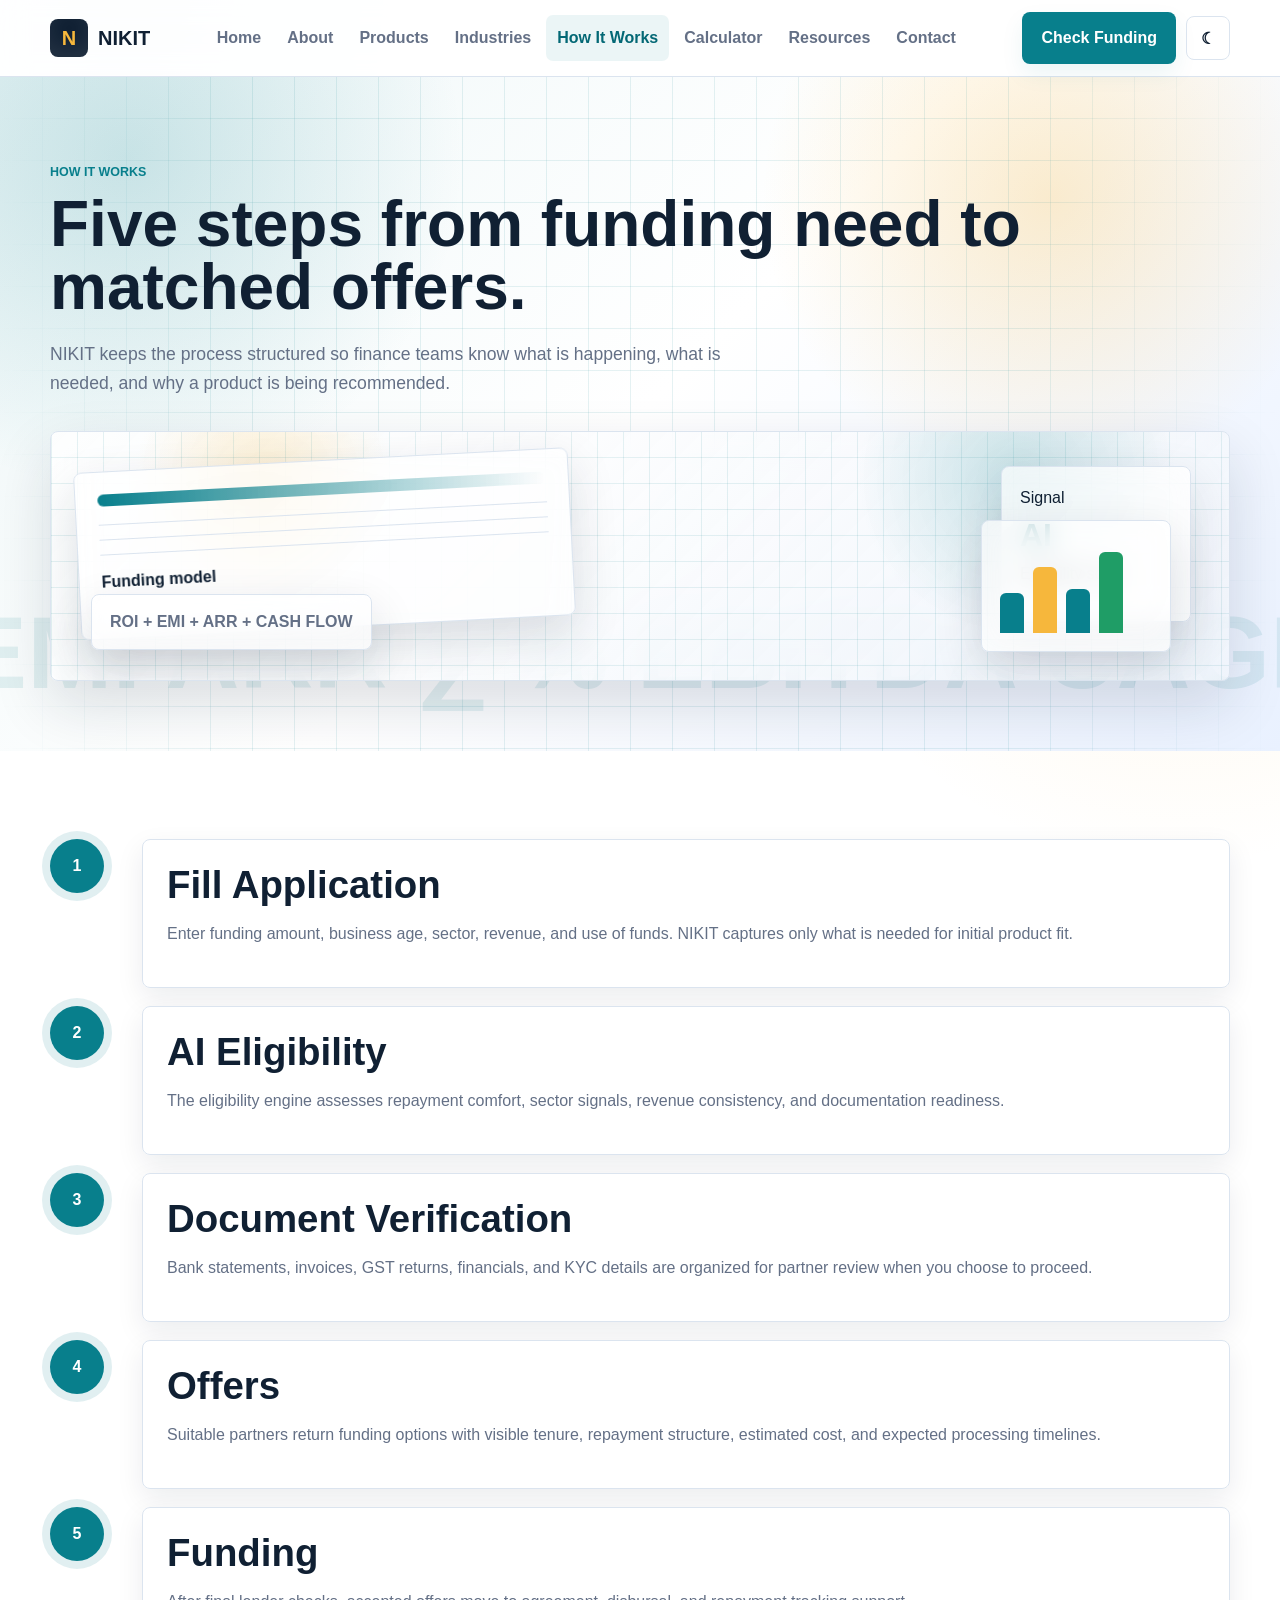
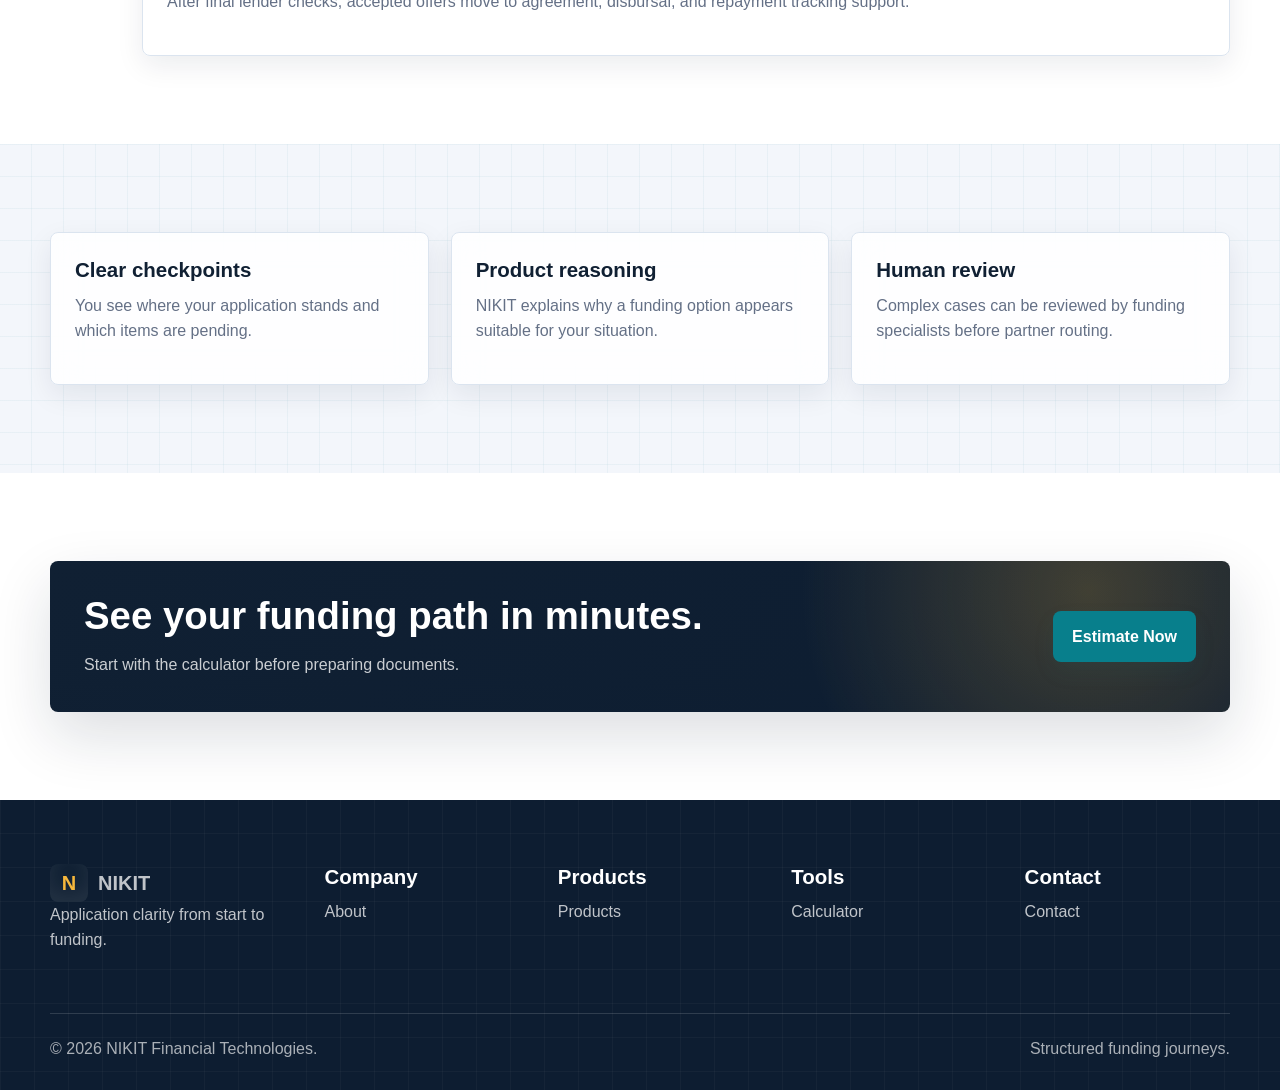
<file: tech-stack-strict-every-prompt-should/how-it-works.html>
<!DOCTYPE html>
<html lang="en">
<head>
  <meta charset="UTF-8"><meta name="viewport" content="width=device-width, initial-scale=1.0">
  <meta name="description" content="See how NIKIT moves business funding from application to AI eligibility, verification, offers, and funding.">
  <title>How It Works | NIKIT</title>
  <link rel="stylesheet" href="css/style.css"><link rel="stylesheet" href="css/home.css"><link rel="stylesheet" href="css/responsive.css">
</head>
<body>
  <a class="skip-link" href="#main">Skip to content</a>
  <header class="site-header"><div class="container navbar"><a class="brand" href="index.html"><span class="brand-mark">N</span><span>NIKIT</span></a><nav class="nav-links" aria-label="Primary navigation"><a href="index.html">Home</a><a href="about.html">About</a><a href="products.html">Products</a><a href="industries.html">Industries</a><a href="how-it-works.html">How It Works</a><a href="calculator.html">Calculator</a><a href="resources.html">Resources</a><a href="contact.html">Contact</a></nav><div class="nav-actions"><a class="btn btn-primary" href="calculator.html">Check Funding</a><button class="theme-toggle" type="button" aria-label="Switch to dark theme" title="Toggle theme"><span class="theme-icon" aria-hidden="true">☾</span></button><button class="menu-toggle" type="button" aria-label="Open navigation" aria-expanded="false"><span></span><span></span><span></span></button></div></div></header>
  <main id="main">
    <section class="page-hero"><div class="container"><p class="eyebrow">How it works</p><h1>Five steps from funding need to matched offers.</h1><p class="lead">NIKIT keeps the process structured so finance teams know what is happening, what is needed, and why a product is being recommended.</p><div class="finance-visual compact-visual" aria-hidden="true"><div class="ledger-sheet"><span></span><div class="line"></div><div class="line"></div><div class="line"></div><strong>Funding model</strong></div><div class="metric-card"><span>Signal</span><strong>AI</strong><p>Eligibility scan</p></div><div class="chart-card"><i style="height:42%"></i><i></i><i></i><i></i></div><div class="formula-strip">ROI  +  EMI  +  ARR  +  CASH FLOW</div></div></div></section>
    <!-- Process timeline -->
    <section class="section"><div class="container"><div class="timeline">
      <div class="timeline-item reveal"><div class="timeline-number">1</div><article class="card"><h2>Fill Application</h2><p>Enter funding amount, business age, sector, revenue, and use of funds. NIKIT captures only what is needed for initial product fit.</p></article></div>
      <div class="timeline-item reveal"><div class="timeline-number">2</div><article class="card"><h2>AI Eligibility</h2><p>The eligibility engine assesses repayment comfort, sector signals, revenue consistency, and documentation readiness.</p></article></div>
      <div class="timeline-item reveal"><div class="timeline-number">3</div><article class="card"><h2>Document Verification</h2><p>Bank statements, invoices, GST returns, financials, and KYC details are organized for partner review when you choose to proceed.</p></article></div>
      <div class="timeline-item reveal"><div class="timeline-number">4</div><article class="card"><h2>Offers</h2><p>Suitable partners return funding options with visible tenure, repayment structure, estimated cost, and expected processing timelines.</p></article></div>
      <div class="timeline-item reveal"><div class="timeline-number">5</div><article class="card"><h2>Funding</h2><p>After final lender checks, accepted offers move to agreement, disbursal, and repayment tracking support.</p></article></div>
    </div></div></section>
    <!-- Support -->
    <section class="section section-alt"><div class="container grid-3"><article class="card reveal"><h3>Clear checkpoints</h3><p>You see where your application stands and which items are pending.</p></article><article class="card reveal"><h3>Product reasoning</h3><p>NIKIT explains why a funding option appears suitable for your situation.</p></article><article class="card reveal"><h3>Human review</h3><p>Complex cases can be reviewed by funding specialists before partner routing.</p></article></div></section>
    <section class="section"><div class="container cta-band"><div><h2>See your funding path in minutes.</h2><p>Start with the calculator before preparing documents.</p></div><a class="btn btn-primary" href="calculator.html">Estimate Now</a></div></section>
  </main>
  <footer class="site-footer"><div class="container footer-grid"><div><a class="brand" href="index.html"><span class="brand-mark">N</span><span>NIKIT</span></a><p>Application clarity from start to funding.</p></div><div><h3>Company</h3><div class="footer-links"><a href="about.html">About</a></div></div><div><h3>Products</h3><div class="footer-links"><a href="products.html">Products</a></div></div><div><h3>Tools</h3><div class="footer-links"><a href="calculator.html">Calculator</a></div></div><div><h3>Contact</h3><div class="footer-links"><a href="contact.html">Contact</a></div></div></div><div class="container footer-bottom"><span>© <span id="year"></span> NIKIT Financial Technologies.</span><span>Structured funding journeys.</span></div></footer>
  <script src="js/navbar.js"></script><script src="js/animations.js"></script><script src="js/app.js"></script>
</body>
</html>
</file>
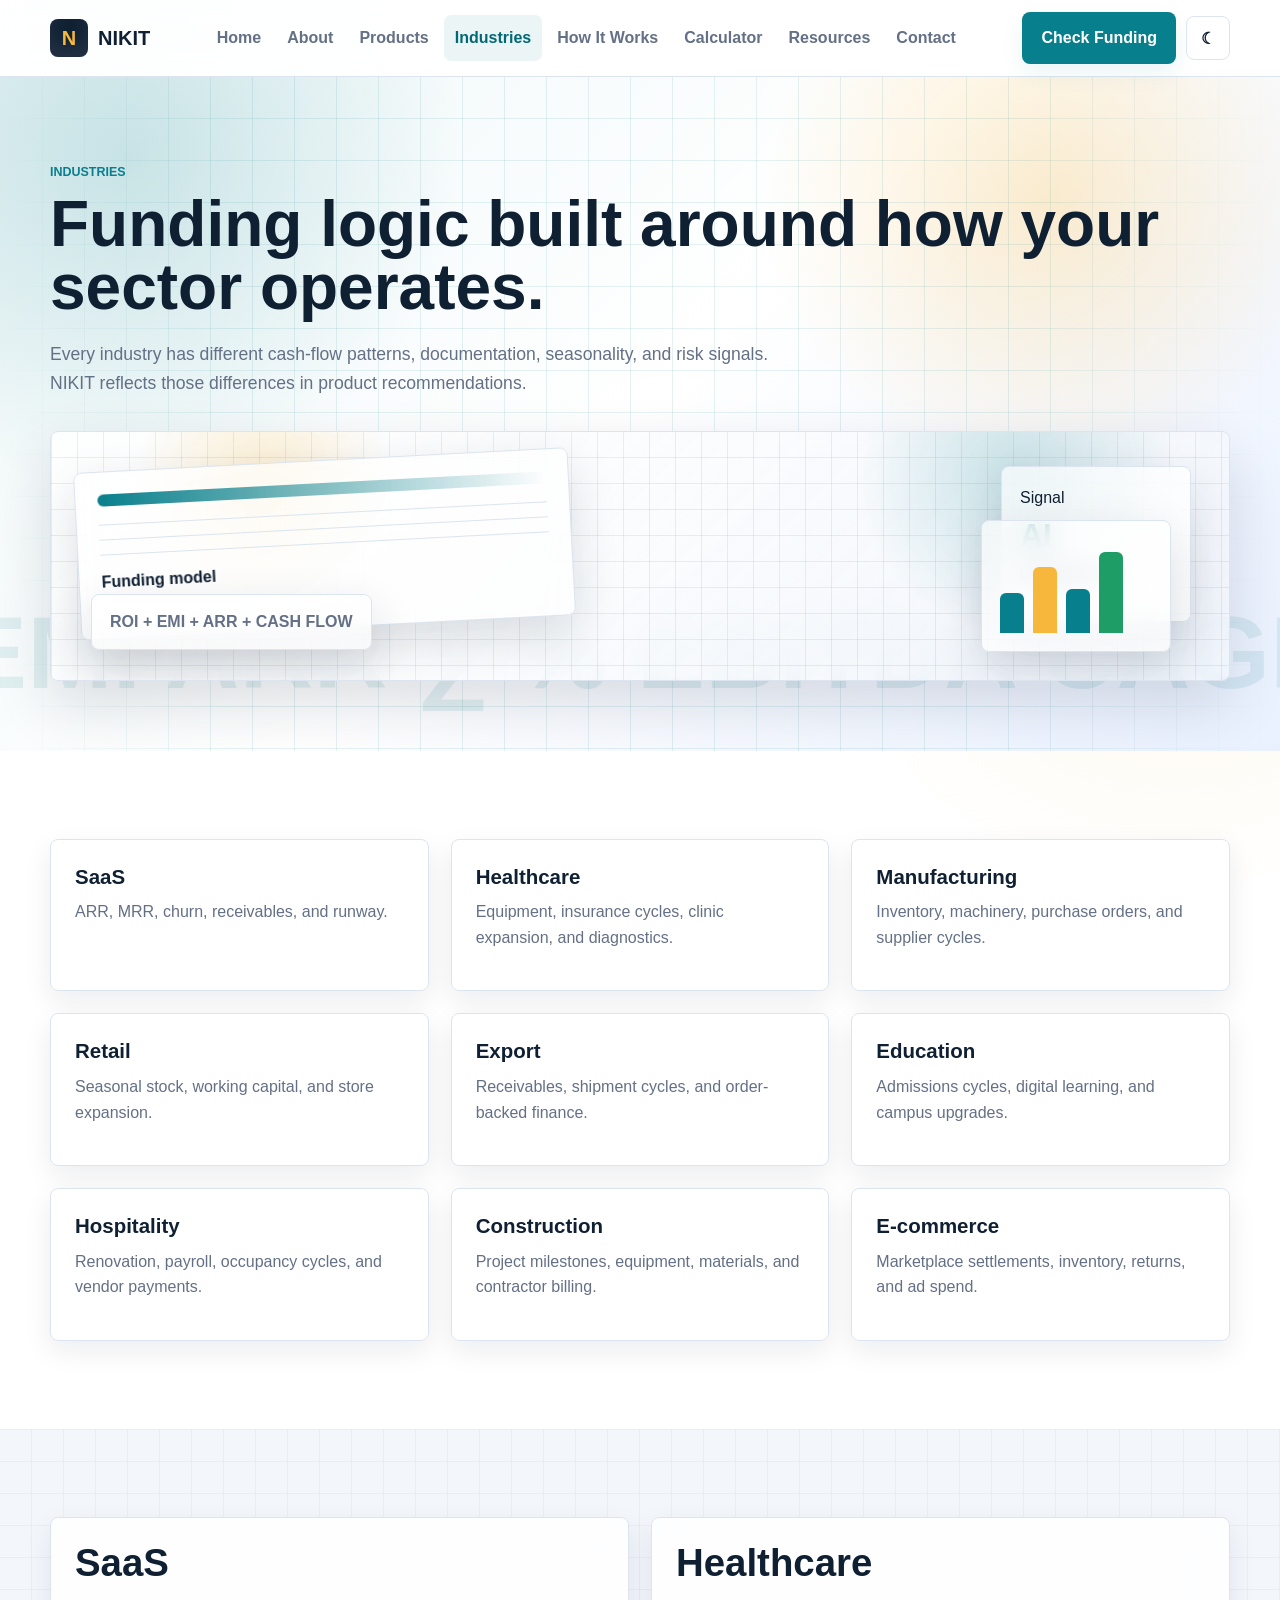
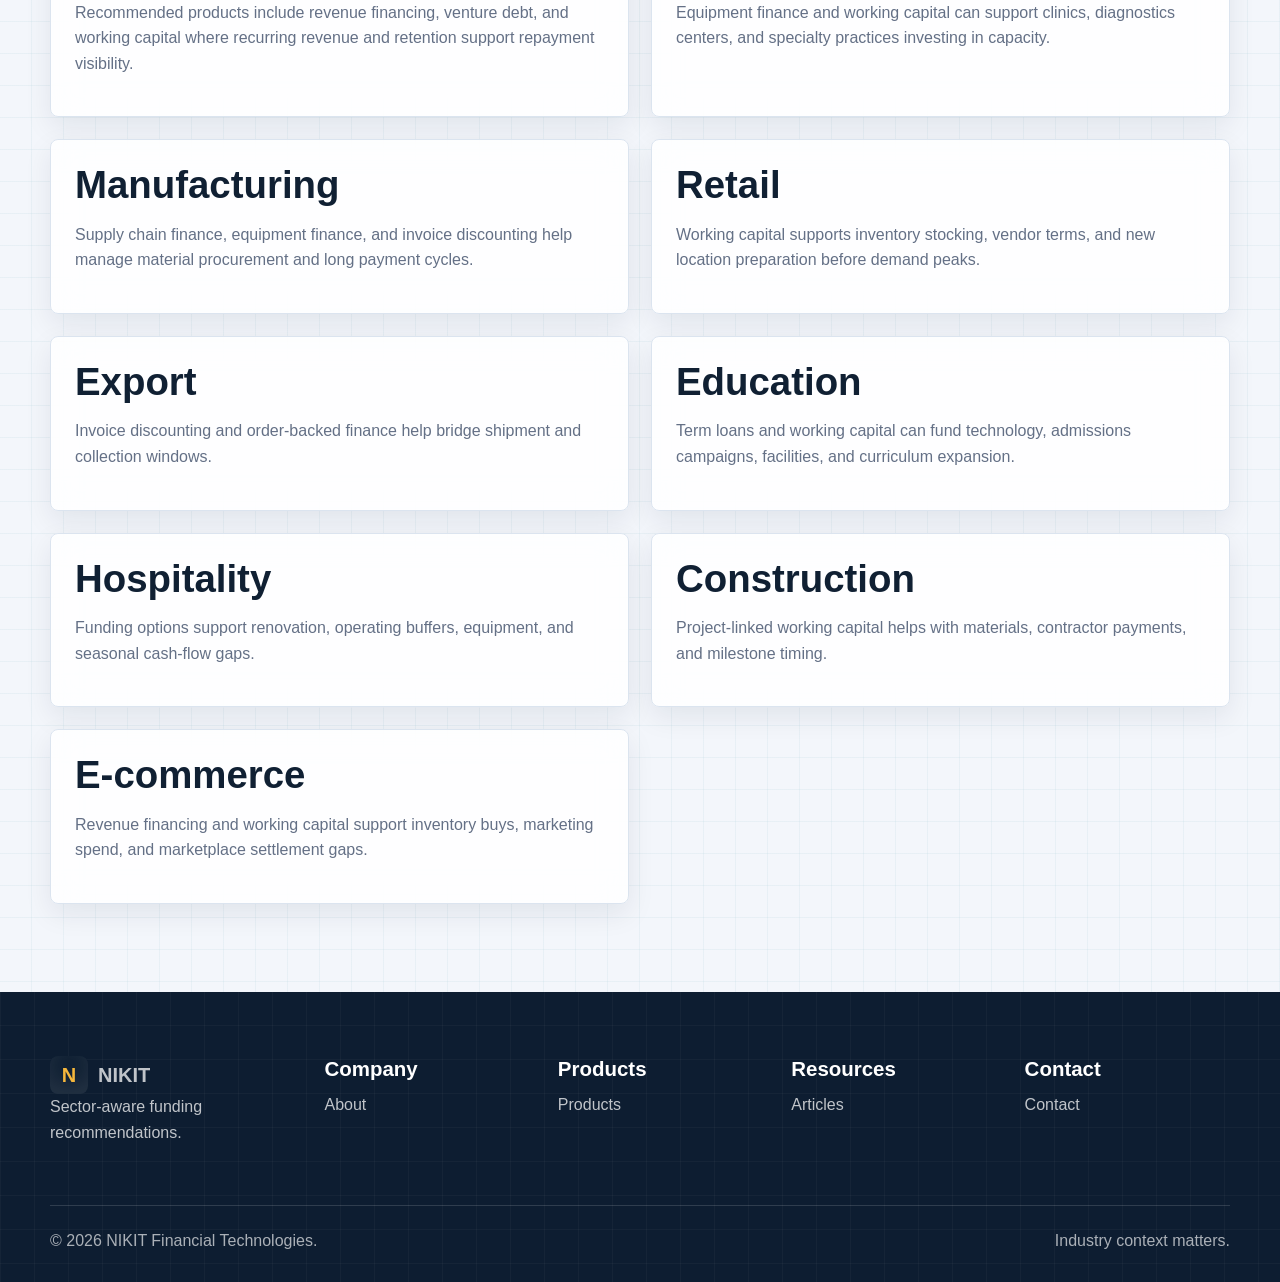
<file: tech-stack-strict-every-prompt-should/industries.html>
<!DOCTYPE html>
<html lang="en">
<head>
  <meta charset="UTF-8"><meta name="viewport" content="width=device-width, initial-scale=1.0">
  <meta name="description" content="NIKIT supports funding use cases across SaaS, healthcare, manufacturing, retail, export, education, hospitality, construction, and e-commerce.">
  <title>Industries | NIKIT</title>
  <link rel="stylesheet" href="css/style.css"><link rel="stylesheet" href="css/home.css"><link rel="stylesheet" href="css/responsive.css">
</head>
<body>
  <a class="skip-link" href="#main">Skip to content</a>
  <header class="site-header"><div class="container navbar"><a class="brand" href="index.html"><span class="brand-mark">N</span><span>NIKIT</span></a><nav class="nav-links" aria-label="Primary navigation"><a href="index.html">Home</a><a href="about.html">About</a><a href="products.html">Products</a><a href="industries.html">Industries</a><a href="how-it-works.html">How It Works</a><a href="calculator.html">Calculator</a><a href="resources.html">Resources</a><a href="contact.html">Contact</a></nav><div class="nav-actions"><a class="btn btn-primary" href="calculator.html">Check Funding</a><button class="theme-toggle" type="button" aria-label="Switch to dark theme" title="Toggle theme"><span class="theme-icon" aria-hidden="true">☾</span></button><button class="menu-toggle" type="button" aria-label="Open navigation" aria-expanded="false"><span></span><span></span><span></span></button></div></div></header>
  <main id="main">
    <section class="page-hero"><div class="container"><p class="eyebrow">Industries</p><h1>Funding logic built around how your sector operates.</h1><p class="lead">Every industry has different cash-flow patterns, documentation, seasonality, and risk signals. NIKIT reflects those differences in product recommendations.</p><div class="finance-visual compact-visual" aria-hidden="true"><div class="ledger-sheet"><span></span><div class="line"></div><div class="line"></div><div class="line"></div><strong>Funding model</strong></div><div class="metric-card"><span>Signal</span><strong>AI</strong><p>Eligibility scan</p></div><div class="chart-card"><i style="height:42%"></i><i></i><i></i><i></i></div><div class="formula-strip">ROI  +  EMI  +  ARR  +  CASH FLOW</div></div></div></section>
    <!-- Industry cards -->
    <section class="section"><div class="container grid-3">
      <a class="card industry-card reveal" href="#saas"><h3>SaaS</h3><p>ARR, MRR, churn, receivables, and runway.</p></a>
      <a class="card industry-card reveal" href="#healthcare"><h3>Healthcare</h3><p>Equipment, insurance cycles, clinic expansion, and diagnostics.</p></a>
      <a class="card industry-card reveal" href="#manufacturing"><h3>Manufacturing</h3><p>Inventory, machinery, purchase orders, and supplier cycles.</p></a>
      <a class="card industry-card reveal" href="#retail"><h3>Retail</h3><p>Seasonal stock, working capital, and store expansion.</p></a>
      <a class="card industry-card reveal" href="#export"><h3>Export</h3><p>Receivables, shipment cycles, and order-backed finance.</p></a>
      <a class="card industry-card reveal" href="#education"><h3>Education</h3><p>Admissions cycles, digital learning, and campus upgrades.</p></a>
      <a class="card industry-card reveal" href="#hospitality"><h3>Hospitality</h3><p>Renovation, payroll, occupancy cycles, and vendor payments.</p></a>
      <a class="card industry-card reveal" href="#construction"><h3>Construction</h3><p>Project milestones, equipment, materials, and contractor billing.</p></a>
      <a class="card industry-card reveal" href="#ecommerce"><h3>E-commerce</h3><p>Marketplace settlements, inventory, returns, and ad spend.</p></a>
    </div></section>
    <!-- Dedicated sections -->
    <section class="section section-alt"><div class="container grid-2">
      <article id="saas" class="card reveal"><h2>SaaS</h2><p>Recommended products include revenue financing, venture debt, and working capital where recurring revenue and retention support repayment visibility.</p></article>
      <article id="healthcare" class="card reveal"><h2>Healthcare</h2><p>Equipment finance and working capital can support clinics, diagnostics centers, and specialty practices investing in capacity.</p></article>
      <article id="manufacturing" class="card reveal"><h2>Manufacturing</h2><p>Supply chain finance, equipment finance, and invoice discounting help manage material procurement and long payment cycles.</p></article>
      <article id="retail" class="card reveal"><h2>Retail</h2><p>Working capital supports inventory stocking, vendor terms, and new location preparation before demand peaks.</p></article>
      <article id="export" class="card reveal"><h2>Export</h2><p>Invoice discounting and order-backed finance help bridge shipment and collection windows.</p></article>
      <article id="education" class="card reveal"><h2>Education</h2><p>Term loans and working capital can fund technology, admissions campaigns, facilities, and curriculum expansion.</p></article>
      <article id="hospitality" class="card reveal"><h2>Hospitality</h2><p>Funding options support renovation, operating buffers, equipment, and seasonal cash-flow gaps.</p></article>
      <article id="construction" class="card reveal"><h2>Construction</h2><p>Project-linked working capital helps with materials, contractor payments, and milestone timing.</p></article>
      <article id="ecommerce" class="card reveal"><h2>E-commerce</h2><p>Revenue financing and working capital support inventory buys, marketing spend, and marketplace settlement gaps.</p></article>
    </div></section>
  </main>
  <footer class="site-footer"><div class="container footer-grid"><div><a class="brand" href="index.html"><span class="brand-mark">N</span><span>NIKIT</span></a><p>Sector-aware funding recommendations.</p></div><div><h3>Company</h3><div class="footer-links"><a href="about.html">About</a></div></div><div><h3>Products</h3><div class="footer-links"><a href="products.html">Products</a></div></div><div><h3>Resources</h3><div class="footer-links"><a href="resources.html">Articles</a></div></div><div><h3>Contact</h3><div class="footer-links"><a href="contact.html">Contact</a></div></div></div><div class="container footer-bottom"><span>© <span id="year"></span> NIKIT Financial Technologies.</span><span>Industry context matters.</span></div></footer>
  <script src="js/navbar.js"></script><script src="js/animations.js"></script><script src="js/app.js"></script>
</body>
</html>
</file>
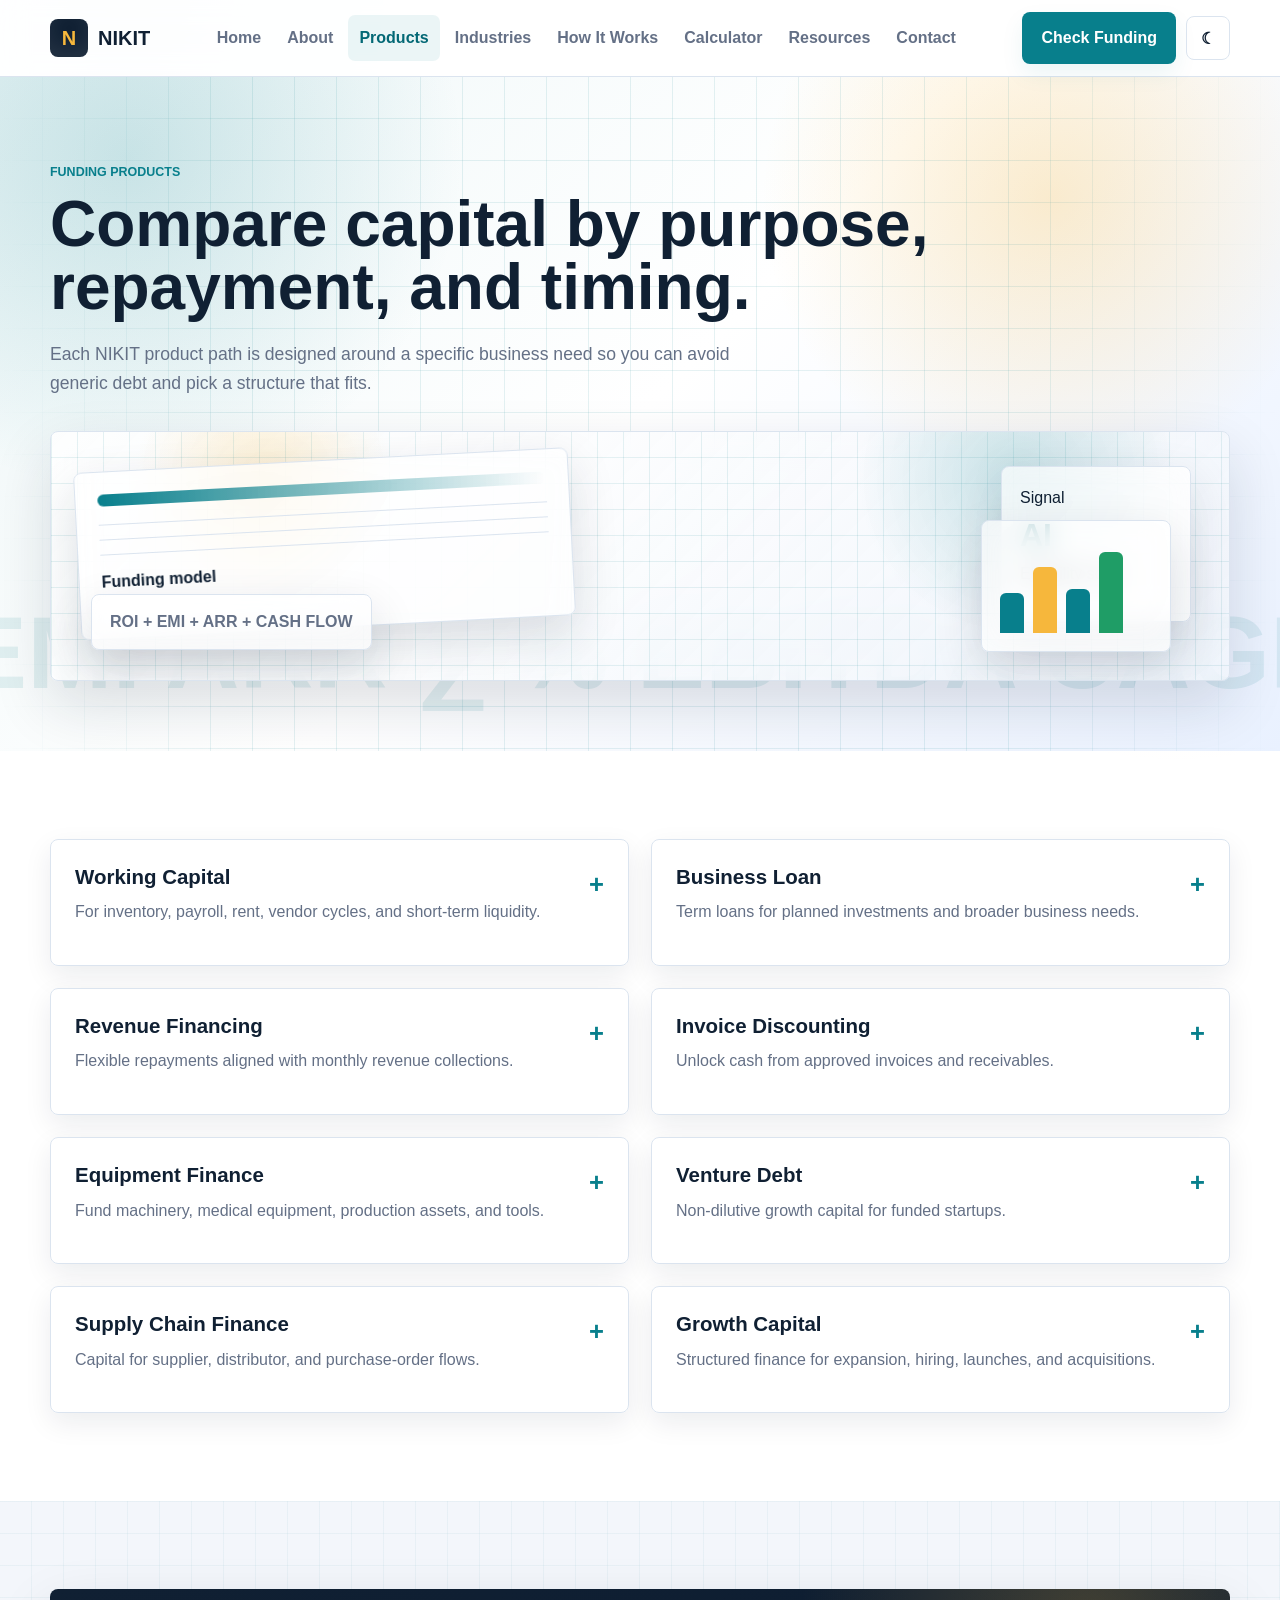
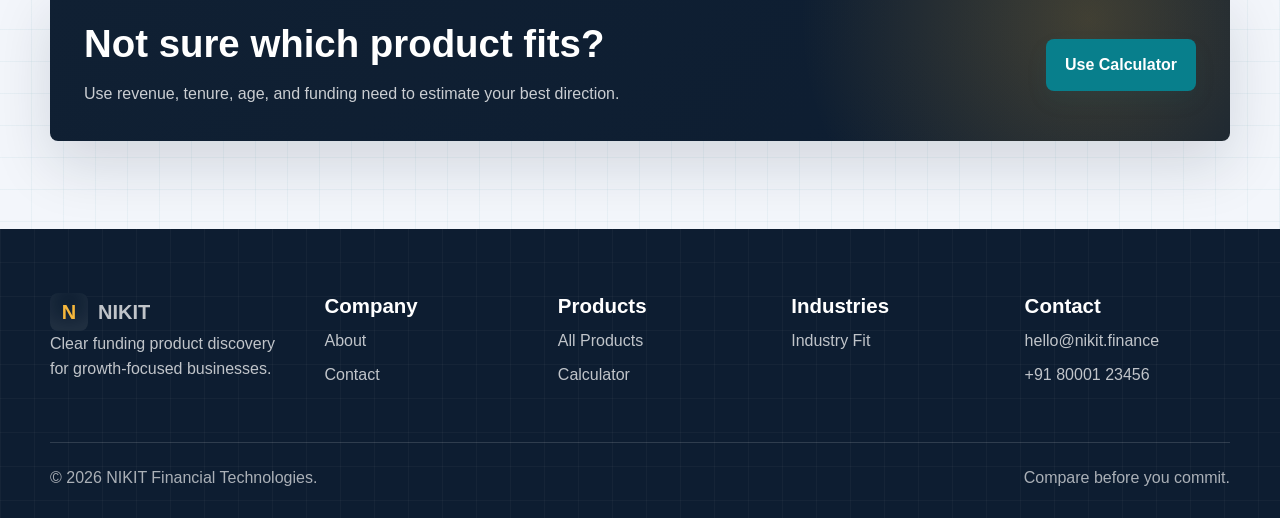
<file: tech-stack-strict-every-prompt-should/products.html>
<!DOCTYPE html>
<html lang="en">
<head>
  <meta charset="UTF-8"><meta name="viewport" content="width=device-width, initial-scale=1.0">
  <meta name="description" content="Explore NIKIT funding products including working capital, business loans, revenue financing, invoice discounting, equipment finance, venture debt, supply chain finance, and growth capital.">
  <title>Products | NIKIT Funding Solutions</title>
  <link rel="stylesheet" href="css/style.css"><link rel="stylesheet" href="css/products.css"><link rel="stylesheet" href="css/responsive.css">
</head>
<body>
  <a class="skip-link" href="#main">Skip to content</a>
  <header class="site-header"><div class="container navbar"><a class="brand" href="index.html"><span class="brand-mark">N</span><span>NIKIT</span></a><nav class="nav-links" aria-label="Primary navigation"><a href="index.html">Home</a><a href="about.html">About</a><a href="products.html">Products</a><a href="industries.html">Industries</a><a href="how-it-works.html">How It Works</a><a href="calculator.html">Calculator</a><a href="resources.html">Resources</a><a href="contact.html">Contact</a></nav><div class="nav-actions"><a class="btn btn-primary" href="calculator.html">Check Funding</a><button class="theme-toggle" type="button" aria-label="Switch to dark theme" title="Toggle theme"><span class="theme-icon" aria-hidden="true">☾</span></button><button class="menu-toggle" type="button" aria-label="Open navigation" aria-expanded="false"><span></span><span></span><span></span></button></div></div></header>
  <main id="main">
    <!-- Hero -->
    <section class="page-hero"><div class="container"><p class="eyebrow">Funding products</p><h1>Compare capital by purpose, repayment, and timing.</h1><p class="lead">Each NIKIT product path is designed around a specific business need so you can avoid generic debt and pick a structure that fits.</p><div class="finance-visual compact-visual" aria-hidden="true"><div class="ledger-sheet"><span></span><div class="line"></div><div class="line"></div><div class="line"></div><strong>Funding model</strong></div><div class="metric-card"><span>Signal</span><strong>AI</strong><p>Eligibility scan</p></div><div class="chart-card"><i style="height:42%"></i><i></i><i></i><i></i></div><div class="formula-strip">ROI  +  EMI  +  ARR  +  CASH FLOW</div></div></div></section>
    <!-- Expandable Products -->
    <section class="section"><div class="container"><div class="grid-2">
      <article class="card product-expand reveal"><button type="button" aria-expanded="false"><div><h3>Working Capital</h3><p>For inventory, payroll, rent, vendor cycles, and short-term liquidity.</p></div><span class="toggle-symbol">+</span></button><div class="details"><p>Best for businesses with predictable operating cycles and near-term cash requirements. NIKIT checks revenue stability, banking behavior, and repayment comfort before routing offers.</p></div></article>
      <article class="card product-expand reveal"><button type="button" aria-expanded="false"><div><h3>Business Loan</h3><p>Term loans for planned investments and broader business needs.</p></div><span class="toggle-symbol">+</span></button><div class="details"><p>Suitable for established businesses that prefer fixed EMIs and defined tenure. Compare interest rates, processing fees, collateral expectations, and prepayment terms.</p></div></article>
      <article class="card product-expand reveal"><button type="button" aria-expanded="false"><div><h3>Revenue Financing</h3><p>Flexible repayments aligned with monthly revenue collections.</p></div><span class="toggle-symbol">+</span></button><div class="details"><p>Useful for SaaS, e-commerce, and digital services where cash receipts fluctuate. Repayments can adjust with performance while preserving ownership.</p></div></article>
      <article class="card product-expand reveal"><button type="button" aria-expanded="false"><div><h3>Invoice Discounting</h3><p>Unlock cash from approved invoices and receivables.</p></div><span class="toggle-symbol">+</span></button><div class="details"><p>Ideal for B2B businesses waiting on enterprise or distributor payments. Lenders review debtor quality, ageing, invoice authenticity, and historical collection patterns.</p></div></article>
      <article class="card product-expand reveal"><button type="button" aria-expanded="false"><div><h3>Equipment Finance</h3><p>Fund machinery, medical equipment, production assets, and tools.</p></div><span class="toggle-symbol">+</span></button><div class="details"><p>Supports asset purchases without draining working capital. Recommendations account for asset life, invoice value, down payment, and expected productivity gains.</p></div></article>
      <article class="card product-expand reveal"><button type="button" aria-expanded="false"><div><h3>Venture Debt</h3><p>Non-dilutive growth capital for funded startups.</p></div><span class="toggle-symbol">+</span></button><div class="details"><p>Designed for venture-backed companies extending runway, investing in growth, or bridging milestones. NIKIT reviews ARR, burn, runway, investor profile, and growth plan.</p></div></article>
      <article class="card product-expand reveal"><button type="button" aria-expanded="false"><div><h3>Supply Chain Finance</h3><p>Capital for supplier, distributor, and purchase-order flows.</p></div><span class="toggle-symbol">+</span></button><div class="details"><p>Useful when procurement and fulfillment cycles create cash gaps. Partner fit depends on anchor relationships, purchase orders, delivery proof, and payment history.</p></div></article>
      <article class="card product-expand reveal"><button type="button" aria-expanded="false"><div><h3>Growth Capital</h3><p>Structured finance for expansion, hiring, launches, and acquisitions.</p></div><span class="toggle-symbol">+</span></button><div class="details"><p>For businesses with a clear growth plan and repayment visibility. NIKIT helps compare loan, revenue-linked, and blended structures.</p></div></article>
    </div></div></section>
    <!-- CTA -->
    <section class="section section-alt"><div class="container cta-band"><div><h2>Not sure which product fits?</h2><p>Use revenue, tenure, age, and funding need to estimate your best direction.</p></div><a class="btn btn-primary" href="calculator.html">Use Calculator</a></div></section>
  </main>
  <footer class="site-footer"><div class="container footer-grid"><div><a class="brand" href="index.html"><span class="brand-mark">N</span><span>NIKIT</span></a><p>Clear funding product discovery for growth-focused businesses.</p></div><div><h3>Company</h3><div class="footer-links"><a href="about.html">About</a><a href="contact.html">Contact</a></div></div><div><h3>Products</h3><div class="footer-links"><a href="products.html">All Products</a><a href="calculator.html">Calculator</a></div></div><div><h3>Industries</h3><div class="footer-links"><a href="industries.html">Industry Fit</a></div></div><div><h3>Contact</h3><div class="footer-links"><a href="mailto:hello@nikit.finance">hello@nikit.finance</a><a href="tel:+918000123456">+91 80001 23456</a></div></div></div><div class="container footer-bottom"><span>© <span id="year"></span> NIKIT Financial Technologies.</span><span>Compare before you commit.</span></div></footer>
  <script src="js/navbar.js"></script><script src="js/animations.js"></script><script src="js/app.js"></script>
</body>
</html>
</file>
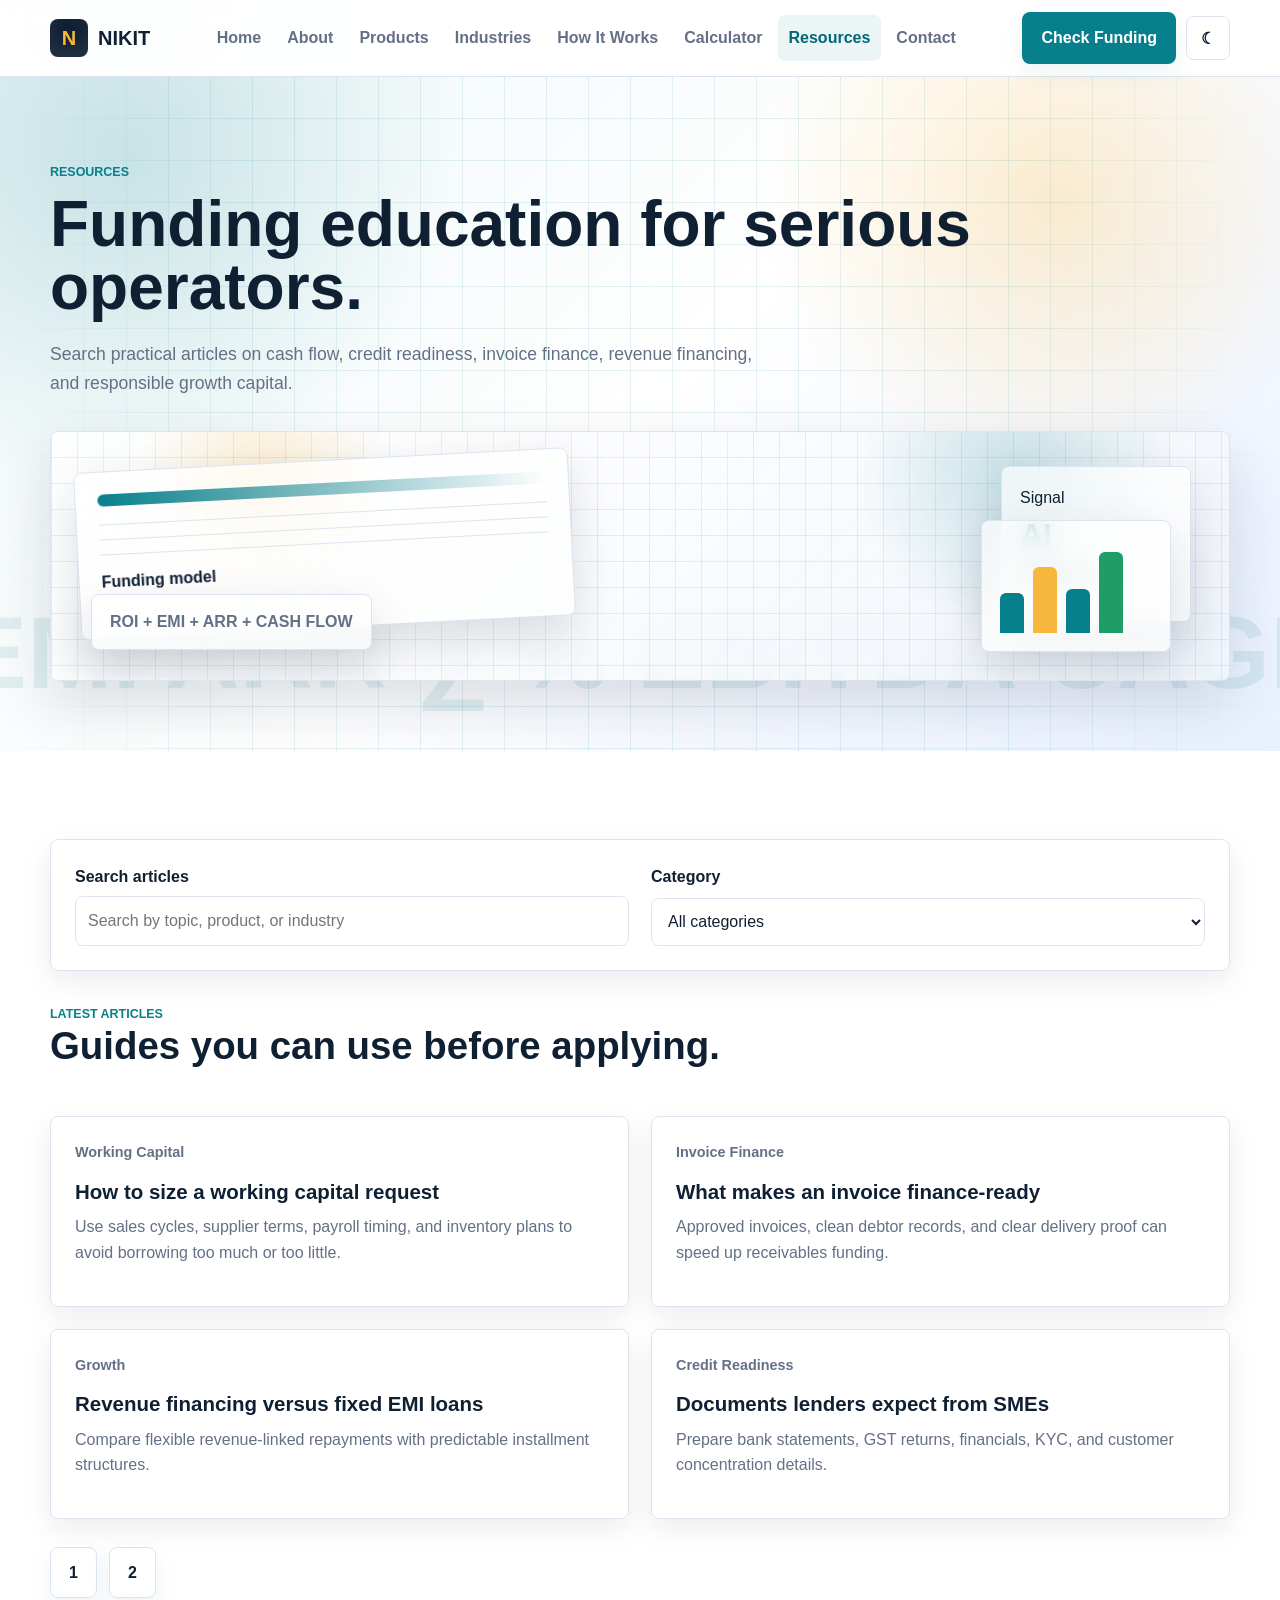
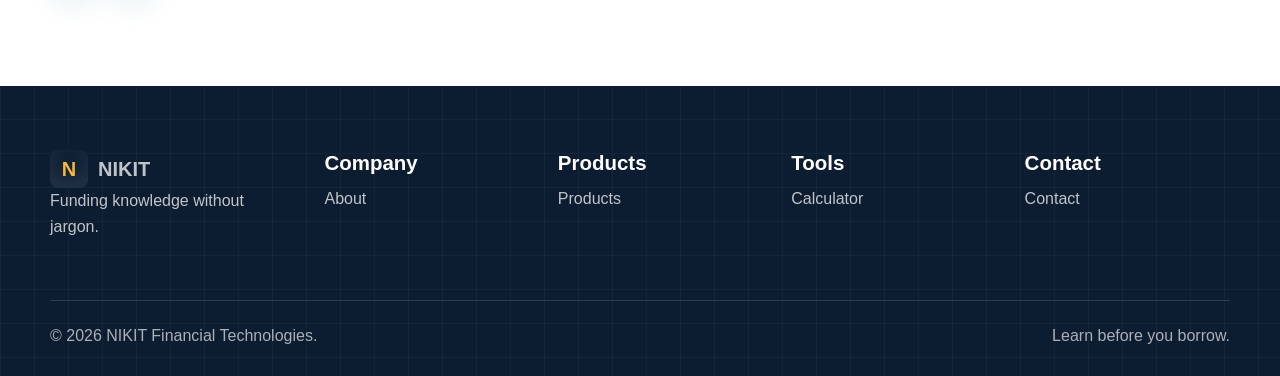
<file: tech-stack-strict-every-prompt-should/resources.html>
<!DOCTYPE html>
<html lang="en">
<head>
  <meta charset="UTF-8"><meta name="viewport" content="width=device-width, initial-scale=1.0">
  <meta name="description" content="Read NIKIT funding resources, guides, and articles for business owners and finance teams.">
  <title>Resources | NIKIT</title>
  <link rel="stylesheet" href="css/style.css"><link rel="stylesheet" href="css/home.css"><link rel="stylesheet" href="css/responsive.css">
</head>
<body>
  <a class="skip-link" href="#main">Skip to content</a>
  <header class="site-header"><div class="container navbar"><a class="brand" href="index.html"><span class="brand-mark">N</span><span>NIKIT</span></a><nav class="nav-links" aria-label="Primary navigation"><a href="index.html">Home</a><a href="about.html">About</a><a href="products.html">Products</a><a href="industries.html">Industries</a><a href="how-it-works.html">How It Works</a><a href="calculator.html">Calculator</a><a href="resources.html">Resources</a><a href="contact.html">Contact</a></nav><div class="nav-actions"><a class="btn btn-primary" href="calculator.html">Check Funding</a><button class="theme-toggle" type="button" aria-label="Switch to dark theme" title="Toggle theme"><span class="theme-icon" aria-hidden="true">☾</span></button><button class="menu-toggle" type="button" aria-label="Open navigation" aria-expanded="false"><span></span><span></span><span></span></button></div></div></header>
  <main id="main">
    <section class="page-hero"><div class="container"><p class="eyebrow">Resources</p><h1>Funding education for serious operators.</h1><p class="lead">Search practical articles on cash flow, credit readiness, invoice finance, revenue financing, and responsible growth capital.</p><div class="finance-visual compact-visual" aria-hidden="true"><div class="ledger-sheet"><span></span><div class="line"></div><div class="line"></div><div class="line"></div><strong>Funding model</strong></div><div class="metric-card"><span>Signal</span><strong>AI</strong><p>Eligibility scan</p></div><div class="chart-card"><i style="height:42%"></i><i></i><i></i><i></i></div><div class="formula-strip">ROI  +  EMI  +  ARR  +  CASH FLOW</div></div></div></section>
    <!-- Search and categories -->
    <section class="section"><div class="container">
      <div class="grid-2 card reveal"><div class="field"><label for="resourceSearch">Search articles</label><input id="resourceSearch" type="search" placeholder="Search by topic, product, or industry"></div><div class="field"><label for="categoryFilter">Category</label><select id="categoryFilter"><option value="all">All categories</option><option value="working-capital">Working Capital</option><option value="invoice">Invoice Finance</option><option value="growth">Growth</option><option value="credit">Credit Readiness</option></select></div></div>
      <div class="section-head" style="margin-top:34px"><div><p class="eyebrow">Latest articles</p><h2>Guides you can use before applying.</h2></div></div>
      <div class="grid-2">
        <article class="card blog-card resource-card reveal" data-category="working-capital"><p class="blog-meta">Working Capital</p><h3>How to size a working capital request</h3><p>Use sales cycles, supplier terms, payroll timing, and inventory plans to avoid borrowing too much or too little.</p></article>
        <article class="card blog-card resource-card reveal" data-category="invoice"><p class="blog-meta">Invoice Finance</p><h3>What makes an invoice finance-ready</h3><p>Approved invoices, clean debtor records, and clear delivery proof can speed up receivables funding.</p></article>
        <article class="card blog-card resource-card reveal" data-category="growth"><p class="blog-meta">Growth</p><h3>Revenue financing versus fixed EMI loans</h3><p>Compare flexible revenue-linked repayments with predictable installment structures.</p></article>
        <article class="card blog-card resource-card reveal" data-category="credit"><p class="blog-meta">Credit Readiness</p><h3>Documents lenders expect from SMEs</h3><p>Prepare bank statements, GST returns, financials, KYC, and customer concentration details.</p></article>
        <article class="card blog-card resource-card reveal" data-category="working-capital"><p class="blog-meta">Working Capital</p><h3>Planning for seasonal demand spikes</h3><p>Map purchase windows, expected receipts, and repayment dates before festival or export peaks.</p></article>
        <article class="card blog-card resource-card reveal" data-category="credit"><p class="blog-meta">Credit Readiness</p><h3>How bank statement behavior affects offers</h3><p>Returned payments, average balance, inflow consistency, and debt obligations influence underwriting.</p></article>
      </div>
      <div class="hero-actions" aria-label="Pagination"><button class="btn btn-outline" type="button" data-page="1">1</button><button class="btn btn-outline" type="button" data-page="2">2</button></div>
    </div></section>
  </main>
  <footer class="site-footer"><div class="container footer-grid"><div><a class="brand" href="index.html"><span class="brand-mark">N</span><span>NIKIT</span></a><p>Funding knowledge without jargon.</p></div><div><h3>Company</h3><div class="footer-links"><a href="about.html">About</a></div></div><div><h3>Products</h3><div class="footer-links"><a href="products.html">Products</a></div></div><div><h3>Tools</h3><div class="footer-links"><a href="calculator.html">Calculator</a></div></div><div><h3>Contact</h3><div class="footer-links"><a href="contact.html">Contact</a></div></div></div><div class="container footer-bottom"><span>© <span id="year"></span> NIKIT Financial Technologies.</span><span>Learn before you borrow.</span></div></footer>
  <script src="js/navbar.js"></script><script src="js/animations.js"></script><script src="js/app.js"></script>
</body>
</html>
</file>
<file: tech-stack-strict-every-prompt-should/css/style.css>
/* NIKIT Design System */
:root {
  --ink: #102033;
  --muted: #647086;
  --paper: #ffffff;
  --surface: rgba(255, 255, 255, 0.86);
  --cloud: #f3f6fb;
  --line: #dbe4ef;
  --teal: #087f8c;
  --teal-dark: #036875;
  --amber: #f6b73c;
  --green: #1f9d66;
  --red: #c84c4c;
  --navy: #0d1d31;
  --hero-start: #eef7f8;
  --hero-mid: #ffffff;
  --hero-end: #e9f1ff;
  --grid-line: rgba(8, 127, 140, 0.1);
  --glass: rgba(255, 255, 255, 0.72);
  --radius: 8px;
  --shadow: 0 24px 60px rgba(15, 31, 53, 0.14);
  --max: 1180px;
}

[data-theme="dark"] {
  --ink: #edf6ff;
  --muted: #a9b6c9;
  --paper: #101826;
  --surface: rgba(19, 31, 47, 0.86);
  --cloud: #0b1320;
  --line: rgba(226, 236, 249, 0.14);
  --teal: #32c7cf;
  --teal-dark: #7ce3e8;
  --amber: #ffd166;
  --green: #4ade80;
  --red: #fb7185;
  --navy: #07111e;
  --hero-start: #07111e;
  --hero-mid: #0f2034;
  --hero-end: #0c2f36;
  --grid-line: rgba(124, 227, 232, 0.1);
  --glass: rgba(16, 24, 38, 0.72);
  --shadow: 0 24px 70px rgba(0, 0, 0, 0.36);
  color-scheme: dark;
}

* {
  box-sizing: border-box;
}

html {
  scroll-behavior: smooth;
}

body {
  margin: 0;
  font-family: Arial, Helvetica, sans-serif;
  color: var(--ink);
  background:
    radial-gradient(circle at 10% 0%, rgba(8, 127, 140, 0.08), transparent 26rem),
    radial-gradient(circle at 92% 18%, rgba(246, 183, 60, 0.12), transparent 24rem),
    var(--paper);
  line-height: 1.6;
  transition: background 220ms ease, color 220ms ease;
}

img {
  max-width: 100%;
  display: block;
}

a {
  color: inherit;
  text-decoration: none;
}

button,
input,
select,
textarea {
  font: inherit;
}

button {
  cursor: pointer;
}

:focus-visible {
  outline: 3px solid rgba(8, 127, 140, 0.35);
  outline-offset: 3px;
}

.container {
  width: min(100% - 48px, var(--max));
  margin: 0 auto;
}

.section {
  position: relative;
  padding: 88px 0;
}

.section-alt {
  background:
    linear-gradient(90deg, transparent 0 31px, var(--grid-line) 32px),
    linear-gradient(0deg, transparent 0 31px, var(--grid-line) 32px),
    var(--cloud);
  background-size: 32px 32px;
}

.eyebrow {
  margin: 0 0 10px;
  color: var(--teal);
  font-size: 0.78rem;
  font-weight: 800;
  letter-spacing: 0;
  text-transform: uppercase;
}

h1,
h2,
h3,
p {
  margin-top: 0;
}

h1 {
  font-size: clamp(2.7rem, 5vw, 5.3rem);
  line-height: 0.98;
  letter-spacing: 0;
  margin-bottom: 22px;
}

h2 {
  font-size: clamp(2rem, 3vw, 3.15rem);
  line-height: 1.08;
  letter-spacing: 0;
  margin-bottom: 16px;
}

h3 {
  font-size: 1.28rem;
  line-height: 1.25;
  margin-bottom: 10px;
}

.lead {
  color: var(--muted);
  font-size: 1.1rem;
  max-width: 720px;
}

.section-head {
  display: flex;
  align-items: end;
  justify-content: space-between;
  gap: 32px;
  margin-bottom: 34px;
}

.section-head p {
  margin-bottom: 0;
}

.btn {
  display: inline-flex;
  align-items: center;
  justify-content: center;
  min-height: 46px;
  padding: 12px 18px;
  border: 1px solid transparent;
  border-radius: var(--radius);
  font-weight: 800;
  box-shadow: 0 10px 22px rgba(8, 127, 140, 0.08);
  transition: transform 180ms ease, background 180ms ease, border 180ms ease, color 180ms ease, box-shadow 180ms ease;
}

.btn:hover {
  transform: translateY(-2px);
  box-shadow: 0 16px 32px rgba(8, 127, 140, 0.18);
}

.btn-primary {
  background: var(--teal);
  color: var(--paper);
}

.btn-primary:hover {
  background: var(--teal-dark);
}

.btn-secondary {
  background: var(--ink);
  color: var(--paper);
}

.btn-outline {
  border-color: var(--line);
  color: var(--ink);
  background: var(--surface);
}

.grid-2,
.grid-3,
.grid-4 {
  display: grid;
  gap: 22px;
}

.grid-2 {
  grid-template-columns: repeat(2, minmax(0, 1fr));
}

.grid-3 {
  grid-template-columns: repeat(3, minmax(0, 1fr));
}

.grid-4 {
  grid-template-columns: repeat(4, minmax(0, 1fr));
}

.card {
  position: relative;
  background: var(--surface);
  border: 1px solid var(--line);
  border-radius: var(--radius);
  padding: 24px;
  box-shadow: 0 10px 28px rgba(15, 31, 53, 0.08);
  backdrop-filter: blur(14px);
  transition: transform 180ms ease, box-shadow 180ms ease, border-color 180ms ease, background 180ms ease;
}

.card::before {
  content: "";
  position: absolute;
  inset: 0;
  border-radius: inherit;
  pointer-events: none;
  background: linear-gradient(135deg, rgba(8, 127, 140, 0.08), transparent 36%);
  opacity: 0;
  transition: opacity 180ms ease;
}

.card:hover::before {
  opacity: 1;
}

.card p {
  color: var(--muted);
}

.pill {
  display: inline-flex;
  align-items: center;
  padding: 6px 10px;
  border-radius: 999px;
  background: rgba(8, 127, 140, 0.1);
  color: var(--teal-dark);
  font-weight: 800;
  font-size: 0.82rem;
}

/* Header */
.site-header {
  position: sticky;
  top: 0;
  z-index: 100;
  background: color-mix(in srgb, var(--paper) 88%, transparent);
  border-bottom: 1px solid var(--line);
  backdrop-filter: blur(14px);
}

.navbar {
  display: flex;
  align-items: center;
  justify-content: space-between;
  min-height: 76px;
}

.brand {
  display: inline-flex;
  align-items: center;
  gap: 10px;
  font-weight: 900;
  font-size: 1.25rem;
}

.brand-mark {
  display: grid;
  place-items: center;
  width: 38px;
  height: 38px;
  border-radius: 8px;
  background: var(--ink);
  color: var(--amber);
  box-shadow: inset 0 -10px 20px rgba(255, 255, 255, 0.08);
}

.nav-links {
  display: flex;
  align-items: center;
  gap: 4px;
}

.nav-links a {
  padding: 10px 11px;
  border-radius: 7px;
  color: var(--muted);
  font-weight: 700;
}

.nav-links a:hover,
.nav-links a.active {
  color: var(--teal-dark);
  background: rgba(8, 127, 140, 0.08);
}

.nav-actions {
  display: flex;
  align-items: center;
  gap: 10px;
}

.theme-toggle,
.menu-toggle {
  width: 44px;
  height: 44px;
  border: 1px solid var(--line);
  border-radius: 8px;
  background: var(--surface);
  color: var(--ink);
}

.theme-toggle {
  display: grid;
  place-items: center;
  font-weight: 900;
}

.theme-icon {
  display: inline-grid;
  place-items: center;
  width: 24px;
  height: 24px;
  border-radius: 50%;
  transition: transform 220ms ease;
}

.theme-toggle:hover .theme-icon {
  transform: rotate(18deg) scale(1.08);
}

.menu-toggle {
  display: none;
}

.menu-toggle span {
  display: block;
  width: 20px;
  height: 2px;
  margin: 5px auto;
  background: var(--ink);
  transition: transform 180ms ease, opacity 180ms ease;
}

.menu-toggle[aria-expanded="true"] span:nth-child(1) {
  transform: translateY(7px) rotate(45deg);
}

.menu-toggle[aria-expanded="true"] span:nth-child(2) {
  opacity: 0;
}

.menu-toggle[aria-expanded="true"] span:nth-child(3) {
  transform: translateY(-7px) rotate(-45deg);
}

/* Hero and shared page headers */
.hero,
.page-hero {
  position: relative;
  overflow: hidden;
  background:
    radial-gradient(circle at 82% 18%, rgba(246, 183, 60, 0.25), transparent 18rem),
    radial-gradient(circle at 10% 12%, rgba(8, 127, 140, 0.18), transparent 21rem),
    linear-gradient(135deg, var(--hero-start) 0%, var(--hero-mid) 50%, var(--hero-end) 100%);
}

.hero::before,
.page-hero::before {
  content: "";
  position: absolute;
  inset: 0;
  background-image:
    linear-gradient(90deg, var(--grid-line) 1px, transparent 1px),
    linear-gradient(0deg, var(--grid-line) 1px, transparent 1px);
  background-size: 42px 42px;
  mask-image: linear-gradient(90deg, transparent 0%, black 18%, black 80%, transparent 100%);
}

.hero::after,
.page-hero::after {
  content: "NPV  ROI  EMI  ARR  ∑  %  EBITDA  CAGR";
  position: absolute;
  right: -4rem;
  bottom: 1rem;
  color: rgba(8, 127, 140, 0.1);
  font-size: clamp(3rem, 8vw, 8rem);
  font-weight: 900;
  white-space: nowrap;
  animation: driftText 18s linear infinite alternate;
}

.hero .container,
.page-hero .container {
  position: relative;
  z-index: 1;
}

.hero {
  padding: 86px 0 62px;
}

.page-hero {
  padding: 86px 0 70px;
}

.hero-layout {
  display: grid;
  grid-template-columns: 1.05fr 0.95fr;
  gap: 54px;
  align-items: center;
}

.hero-actions {
  display: flex;
  flex-wrap: wrap;
  gap: 12px;
  margin-top: 28px;
}

.hero-panel {
  background: var(--surface);
  border: 1px solid var(--line);
  border-radius: var(--radius);
  padding: 24px;
  box-shadow: var(--shadow);
  backdrop-filter: blur(18px);
}

.hero-metric {
  display: grid;
  grid-template-columns: 1fr auto;
  gap: 12px;
  align-items: center;
  padding: 16px 0;
  border-bottom: 1px solid var(--line);
}

.hero-metric:last-child {
  border-bottom: 0;
}

.metric-value {
  font-size: 2rem;
  font-weight: 900;
}

.funding-card {
  display: grid;
  gap: 14px;
  margin-top: 18px;
  padding: 18px;
  border-radius: var(--radius);
  background:
    linear-gradient(135deg, rgba(8, 127, 140, 0.28), transparent 42%),
    var(--navy);
  color: var(--paper);
}

.funding-card p {
  color: rgba(255, 255, 255, 0.78);
}

.progress {
  height: 10px;
  overflow: hidden;
  border-radius: 999px;
  background: rgba(255, 255, 255, 0.18);
}

.progress span {
  display: block;
  height: 100%;
  width: var(--value, 70%);
  background: var(--amber);
  transition: width 420ms ease;
}

/* Reusable components */
.logo-row,
.partner-row {
  display: grid;
  grid-template-columns: repeat(5, 1fr);
  gap: 14px;
}

.logo-tile {
  display: grid;
  place-items: center;
  min-height: 78px;
  border: 1px solid var(--line);
  border-radius: var(--radius);
  background: var(--surface);
  color: var(--muted);
  font-weight: 900;
  transition: transform 180ms ease, border-color 180ms ease;
}

.logo-tile:hover {
  transform: translateY(-3px);
  border-color: var(--teal);
}

.stat {
  padding: 24px;
  border-left: 4px solid var(--teal);
  background: var(--surface);
  box-shadow: 0 10px 28px rgba(15, 31, 53, 0.08);
}

.stat strong {
  display: block;
  color: var(--ink);
  font-size: 2.4rem;
  line-height: 1;
}

.icon-box {
  display: grid;
  place-items: center;
  width: 46px;
  height: 46px;
  margin-bottom: 16px;
  border-radius: 8px;
  background: rgba(8, 127, 140, 0.1);
  color: var(--teal-dark);
  font-weight: 900;
}

.timeline {
  position: relative;
  display: grid;
  gap: 18px;
}

.timeline-item {
  display: grid;
  grid-template-columns: 74px 1fr;
  gap: 18px;
  align-items: start;
}

.timeline-number {
  display: grid;
  place-items: center;
  width: 54px;
  height: 54px;
  border-radius: 50%;
  background: var(--teal);
  color: var(--paper);
  font-weight: 900;
  box-shadow: 0 0 0 8px rgba(8, 127, 140, 0.12);
}

.quote {
  display: flex;
  flex-direction: column;
  min-height: 100%;
}

.quote p {
  flex: 1;
  color: var(--ink);
  font-size: 1.02rem;
}

.quote cite {
  color: var(--muted);
  font-style: normal;
  font-weight: 800;
}

.faq-list {
  display: grid;
  gap: 12px;
}

.faq-item {
  border: 1px solid var(--line);
  border-radius: var(--radius);
  background: var(--surface);
  overflow: hidden;
}

.faq-question {
  display: flex;
  align-items: center;
  justify-content: space-between;
  width: 100%;
  padding: 18px 20px;
  border: 0;
  background: transparent;
  color: var(--ink);
  font-weight: 900;
  text-align: left;
}

.faq-answer {
  max-height: 0;
  overflow: hidden;
  padding: 0 20px;
  color: var(--muted);
  transition: max-height 220ms ease, padding 220ms ease;
}

.faq-item.open .faq-answer {
  max-height: 180px;
  padding-bottom: 18px;
}

.cta-band {
  display: flex;
  align-items: center;
  justify-content: space-between;
  gap: 28px;
  padding: 34px;
  border-radius: var(--radius);
  background:
    radial-gradient(circle at 88% 20%, rgba(246, 183, 60, 0.22), transparent 18rem),
    linear-gradient(135deg, var(--ink), var(--navy));
  color: var(--paper);
  box-shadow: var(--shadow);
}

.cta-band p {
  color: rgba(255, 255, 255, 0.78);
  margin-bottom: 0;
}

/* Footer */
.site-footer {
  background:
    linear-gradient(90deg, rgba(255, 255, 255, 0.03) 1px, transparent 1px),
    linear-gradient(0deg, rgba(255, 255, 255, 0.03) 1px, transparent 1px),
    var(--navy);
  background-size: 34px 34px;
  color: var(--paper);
  padding: 64px 0 28px;
}

.footer-grid {
  display: grid;
  grid-template-columns: 1.2fr repeat(4, 1fr);
  gap: 28px;
}

.site-footer p,
.site-footer a {
  color: rgba(255, 255, 255, 0.74);
}

.site-footer a:hover {
  color: var(--paper);
}

.footer-links {
  display: grid;
  gap: 8px;
}

.footer-bottom {
  display: flex;
  align-items: center;
  justify-content: space-between;
  gap: 20px;
  margin-top: 44px;
  padding-top: 22px;
  border-top: 1px solid rgba(255, 255, 255, 0.14);
  color: rgba(255, 255, 255, 0.65);
}

/* Forms */
.form-grid {
  display: grid;
  gap: 16px;
}

.field {
  display: grid;
  gap: 7px;
}

.field label {
  font-weight: 800;
}

.field input,
.field select,
.field textarea {
  width: 100%;
  min-height: 46px;
  border: 1px solid var(--line);
  border-radius: var(--radius);
  padding: 11px 12px;
  background: var(--surface);
  color: var(--ink);
}

.field input:focus,
.field select:focus,
.field textarea:focus {
  border-color: var(--teal);
  box-shadow: 0 0 0 4px rgba(8, 127, 140, 0.12);
  outline: 0;
}

.field textarea {
  min-height: 130px;
  resize: vertical;
}

.map-panel {
  display: grid;
  place-items: center;
  min-height: 280px;
  border: 1px solid var(--line);
  border-radius: var(--radius);
  background:
    radial-gradient(circle at 50% 50%, rgba(8, 127, 140, 0.2), transparent 4rem),
    linear-gradient(90deg, var(--grid-line) 1px, transparent 1px),
    linear-gradient(0deg, var(--grid-line) 1px, transparent 1px),
    linear-gradient(135deg, var(--cloud), var(--paper));
  background-size: auto, 28px 28px, 28px 28px, auto;
  color: var(--muted);
  font-weight: 800;
  text-align: center;
}

/* Original finance imagery */
.finance-visual {
  position: relative;
  min-height: 430px;
  overflow: hidden;
  border: 1px solid var(--line);
  border-radius: var(--radius);
  background:
    radial-gradient(circle at 18% 18%, rgba(246, 183, 60, 0.22), transparent 8rem),
    radial-gradient(circle at 82% 18%, rgba(8, 127, 140, 0.2), transparent 10rem),
    linear-gradient(135deg, var(--surface), color-mix(in srgb, var(--cloud) 70%, transparent));
  box-shadow: var(--shadow);
  backdrop-filter: blur(16px);
}

.compact-visual {
  min-height: 260px;
  margin-top: 34px;
}

.finance-visual::before {
  content: "";
  position: absolute;
  inset: 0;
  background-image:
    linear-gradient(90deg, var(--grid-line) 1px, transparent 1px),
    linear-gradient(0deg, var(--grid-line) 1px, transparent 1px);
  background-size: 26px 26px;
}

.ledger-sheet,
.metric-card,
.formula-strip,
.coin-stack,
.chart-card {
  position: absolute;
  border: 1px solid var(--line);
  border-radius: var(--radius);
  background: var(--glass);
  box-shadow: 0 18px 48px rgba(15, 31, 53, 0.14);
  backdrop-filter: blur(14px);
}

.ledger-sheet {
  left: 34px;
  top: 42px;
  width: 58%;
  min-height: 240px;
  padding: 22px;
  transform: rotate(-3deg);
  animation: floatSoft 6s ease-in-out infinite;
}

.ledger-sheet span {
  display: block;
  height: 12px;
  margin-bottom: 18px;
  border-radius: 999px;
  background: linear-gradient(90deg, var(--teal), transparent);
}

.ledger-sheet .line {
  height: 1px;
  margin: 14px 0;
  background: var(--line);
}

.metric-card {
  right: 34px;
  top: 74px;
  width: 190px;
  padding: 18px;
  animation: floatSoft 7s ease-in-out 600ms infinite;
}

.metric-card strong {
  display: block;
  color: var(--teal-dark);
  font-size: 2rem;
}

.formula-strip {
  left: 78px;
  bottom: 36px;
  padding: 14px 18px;
  color: var(--muted);
  font-weight: 900;
  animation: slideFormula 12s linear infinite alternate;
}

.chart-card {
  right: 48px;
  bottom: 58px;
  display: flex;
  align-items: end;
  gap: 9px;
  width: 190px;
  height: 132px;
  padding: 18px;
}

.chart-card i {
  display: block;
  width: 24px;
  border-radius: 6px 6px 0 0;
  background: var(--teal);
  animation: barPulse 2.8s ease-in-out infinite;
}

.chart-card i:nth-child(2) {
  height: 70%;
  background: var(--amber);
  animation-delay: 200ms;
}

.chart-card i:nth-child(3) {
  height: 46%;
  animation-delay: 400ms;
}

.chart-card i:nth-child(4) {
  height: 86%;
  background: var(--green);
  animation-delay: 600ms;
}

.coin-stack {
  right: 210px;
  bottom: 42px;
  width: 82px;
  height: 82px;
  border-radius: 50%;
  display: grid;
  place-items: center;
  color: var(--amber);
  font-weight: 900;
  font-size: 1.55rem;
  animation: floatSoft 5s ease-in-out 900ms infinite;
}

.coin-stack::before,
.coin-stack::after {
  content: "";
  position: absolute;
  width: 72px;
  height: 12px;
  border: 1px solid var(--line);
  border-radius: 50%;
  background: color-mix(in srgb, var(--amber) 28%, var(--paper));
}

.coin-stack::before {
  bottom: -14px;
}

.coin-stack::after {
  bottom: -27px;
}

.page-hero .finance-visual {
  margin-top: 34px;
  min-height: 250px;
}

.compact-visual .ledger-sheet {
  left: 26px;
  top: 28px;
  width: 42%;
  min-height: 168px;
}

.compact-visual .metric-card {
  top: 34px;
  right: 38px;
}

.compact-visual .chart-card {
  right: 58px;
  bottom: 28px;
}

.compact-visual .formula-strip {
  left: 40px;
  bottom: 30px;
}

@keyframes floatSoft {
  0%, 100% { transform: translateY(0) rotate(-3deg); }
  50% { transform: translateY(-10px) rotate(-1deg); }
}

@keyframes slideFormula {
  from { transform: translateX(0); }
  to { transform: translateX(34px); }
}

@keyframes barPulse {
  0%, 100% { transform: scaleY(0.92); }
  50% { transform: scaleY(1.08); }
}

@keyframes driftText {
  from { transform: translateX(0); }
  to { transform: translateX(-6rem); }
}

.map-panel strong {
  display: block;
  color: var(--ink);
  font-size: 1.4rem;
}

.form-status {
  margin: 0;
  color: var(--green);
  font-weight: 800;
}

/* Animation utilities */
.reveal {
  opacity: 0;
  transform: translateY(18px);
  transition: opacity 500ms ease, transform 500ms ease;
}

.reveal.visible {
  opacity: 1;
  transform: translateY(0);
}

.skip-link {
  position: absolute;
  left: -999px;
  top: 12px;
  z-index: 200;
  padding: 10px 14px;
  background: var(--ink);
  color: var(--paper);
}

.skip-link:focus {
  left: 12px;
}

@media (prefers-reduced-motion: reduce) {
  *,
  *::before,
  *::after {
    animation-duration: 0.01ms !important;
    animation-iteration-count: 1 !important;
    scroll-behavior: auto !important;
    transition-duration: 0.01ms !important;
  }
}
</file>
<file: tech-stack-strict-every-prompt-should/css/home.css>
/* Home specific sections */
.product-card,
.industry-card,
.benefit-card,
.blog-card {
  overflow: hidden;
  transition: transform 180ms ease, box-shadow 180ms ease, border-color 180ms ease;
}

.product-card:hover,
.industry-card:hover,
.benefit-card:hover,
.blog-card:hover {
  transform: translateY(-4px);
  border-color: rgba(8, 127, 140, 0.35);
  box-shadow: var(--shadow);
}

.journey {
  display: grid;
  grid-template-columns: repeat(5, 1fr);
  gap: 14px;
}

.journey-step {
  position: relative;
  min-height: 180px;
  padding: 22px;
  overflow: hidden;
}

.journey-step::before {
  content: "";
  position: absolute;
  inset: auto 18px 18px auto;
  width: 64px;
  height: 64px;
  border-radius: 50%;
  background: radial-gradient(circle, rgba(246, 183, 60, 0.25), transparent 65%);
}

.journey-step::after {
  content: "";
  position: absolute;
  top: 42px;
  right: -14px;
  width: 14px;
  height: 2px;
  background: var(--line);
}

.journey-step:last-child::after {
  display: none;
}

.blog-meta {
  color: var(--teal-dark);
  font-weight: 800;
  font-size: 0.9rem;
}
</file>
<file: tech-stack-strict-every-prompt-should/css/responsive.css>
/* 1200px breakpoint */
@media (max-width: 1200px) {
  .container {
    width: min(100% - 40px, 1060px);
  }

  .journey {
    grid-template-columns: repeat(3, 1fr);
  }

  .journey-step::after {
    display: none;
  }
}

/* 992px breakpoint */
@media (max-width: 992px) {
  .hero-layout,
  .grid-2 {
    grid-template-columns: 1fr;
  }

  .finance-visual {
    min-height: 360px;
  }

  .grid-3,
  .grid-4,
  .footer-grid {
    grid-template-columns: repeat(2, minmax(0, 1fr));
  }

  .logo-row,
  .partner-row {
    grid-template-columns: repeat(3, 1fr);
  }

  .nav-actions .btn {
    display: none;
  }
}

/* 768px breakpoint */
@media (max-width: 768px) {
  .section {
    padding: 64px 0;
  }

  .menu-toggle {
    display: block;
  }

  .nav-links {
    position: fixed;
    inset: 76px 0 auto 0;
    display: none;
    grid-template-columns: 1fr;
    gap: 0;
    padding: 14px 24px 24px;
    border-bottom: 1px solid var(--line);
    background: var(--paper);
    box-shadow: var(--shadow);
  }

  .nav-links.open {
    display: grid;
  }

  .nav-links a {
    padding: 13px 10px;
  }

  .section-head,
  .cta-band,
  .footer-bottom {
    align-items: flex-start;
    flex-direction: column;
  }

  .journey,
  .grid-3,
  .grid-4 {
    grid-template-columns: 1fr;
  }

  .timeline-item {
    grid-template-columns: 54px 1fr;
  }
}

/* 576px breakpoint */
@media (max-width: 576px) {
  .container {
    width: min(100% - 28px, var(--max));
  }

  h1 {
    font-size: 2.45rem;
  }

  .hero,
  .page-hero {
    padding: 58px 0 44px;
  }

  .finance-visual,
  .compact-visual {
    min-height: 310px;
  }

  .ledger-sheet {
    left: 18px;
    width: 68%;
  }

  .metric-card,
  .compact-visual .metric-card {
    right: 18px;
    width: 150px;
  }

  .chart-card,
  .compact-visual .chart-card {
    right: 20px;
    width: 150px;
  }

  .formula-strip,
  .compact-visual .formula-strip {
    left: 18px;
    right: 18px;
    font-size: 0.8rem;
  }

  .hero-actions,
  .nav-actions {
    width: 100%;
  }

  .btn {
    width: 100%;
  }

  .logo-row,
  .partner-row,
  .footer-grid {
    grid-template-columns: 1fr;
  }

  .card,
  .cta-band {
    padding: 20px;
  }
}
</file>
<file: tech-stack-strict-every-prompt-should/css/about.css>
/* About page */
.leader {
  display: grid;
  grid-template-columns: 72px 1fr;
  gap: 16px;
  align-items: center;
}

.avatar {
  display: grid;
  place-items: center;
  width: 72px;
  height: 72px;
  border-radius: 50%;
  background: var(--ink);
  color: var(--amber);
  font-weight: 900;
  font-size: 1.2rem;
}

.milestone {
  border-left: 4px solid var(--amber);
}
</file>
<file: tech-stack-strict-every-prompt-should/css/products.css>
/* Products and expandable cards */
.product-expand {
  padding: 0;
  overflow: hidden;
}

.product-expand button {
  display: grid;
  grid-template-columns: 1fr auto;
  gap: 16px;
  width: 100%;
  padding: 24px;
  border: 0;
  background: transparent;
  color: var(--ink);
  text-align: left;
}

.product-expand .details {
  max-height: 0;
  overflow: hidden;
  padding: 0 24px;
  color: var(--muted);
  transition: max-height 240ms ease, padding 240ms ease;
}

.product-expand.open .details {
  max-height: 260px;
  padding-bottom: 24px;
}

.product-expand .toggle-symbol {
  font-size: 1.6rem;
  font-weight: 900;
  color: var(--teal);
}
</file>
